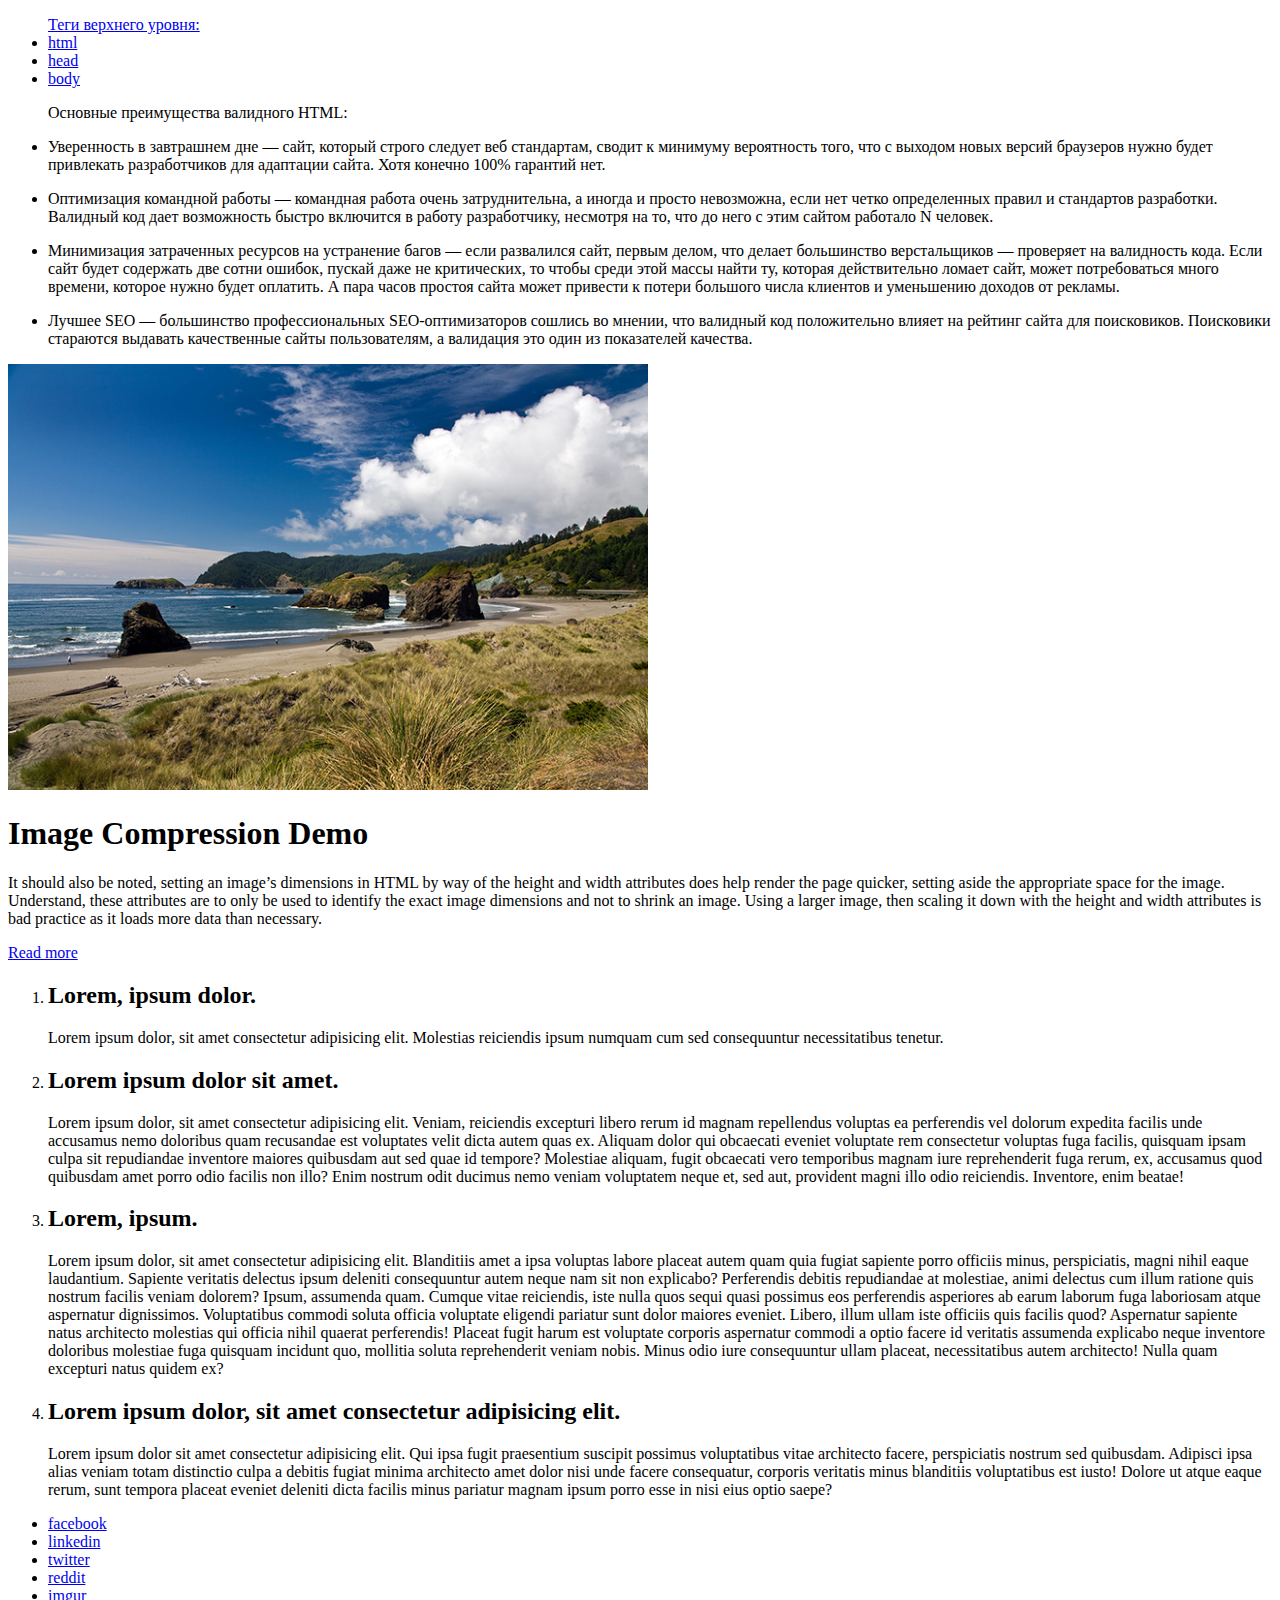
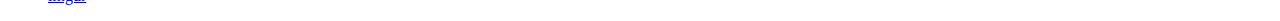
<file: 1.1_hw/index.html>
<!DOCTYPE html>
<html lang="en">
<head>
	<meta charset="UTF-8">
	<meta name="viewport" content="width=device-width, initial-scale=1.0">
	<title>1.1_hw</title>
</head>
<body>
	<!-- Задание 1: Создать 2 маркированных списка: -->
	<!-- li, внутри которых имена строчных тегов -->
	<ul>
		<a href="#">Теги верхнего уровня:</a>
		<li><a href="#">html</a></li>
		<li><a href="#">head</a></li>
		<li><a href="#">body</a></li>
	</ul>

	<!-- li, внутри которых имена блочных тегов -->
	<ul>
		<p>Основные преимущества валидного HTML:</p>
		<li>
			<p>Уверенность в завтрашнем дне — сайт, который строго следует веб стандартам, сводит к минимуму вероятность того, что с выходом новых версий браузеров нужно будет привлекать разработчиков для адаптации сайта. Хотя конечно 100% гарантий нет.</p>
		</li>
		<li>
			<p>Оптимизация командной работы — командная работа очень затруднительна, а иногда и просто невозможна, если нет четко определенных правил и стандартов разработки. Валидный код дает возможность быстро включится в работу разработчику, несмотря на то, что до него с этим сайтом работало N человек.</p>
		</li>
		<li>
			<p>Минимизация затраченных ресурсов на устранение багов — если развалился сайт, первым делом, что делает большинство верстальщиков — проверяет на валидность кода. Если сайт будет содержать две сотни ошибок, пускай даже не критических, то чтобы среди этой массы найти ту, которая действительно ломает сайт, может потребоваться много времени, которое нужно будет оплатить. А пара часов простоя сайта может привести к потери большого числа клиентов и уменьшению доходов от рекламы.</p>
		</li>
		<li>
			<p>Лучшее SEO — большинство профессиональных SEO-оптимизаторов сошлись во мнении, что валидный код положительно влияет на рейтинг сайта для поисковиков. Поисковики стараются выдавать качественные сайты пользователям, а валидация это один из показателей качества.</p>
		</li>
	</ul>

		<!-- Задание 2: Сверстайте блок статьи состоящей из изображения, заголовка, абзаца и ссылки. Текст и картинку возьмите любую. -->
		<article>
			<img src="img/ocean-uncompressed.jpg" alt="The view on the beach or the ocean" width="640" height="426">
			<h1>Image Compression Demo</h1>
			<p>It should also be noted, setting an image’s dimensions in HTML by way of the height and width attributes does help render the page quicker, setting aside the appropriate space for the image. Understand, these attributes are to only be used to identify the exact image dimensions and not to shrink an image. Using a larger image, then scaling it down with the height and width attributes is bad practice as it loads more data than necessary.</p>
			<a href="#">Read more</a>
		</article>

		<!-- Задание 3: Сверстать нумерованный список. В каждом элементе списка есть заголовок и абзац текста. Для заполнения используйте текс-рыбу.-->
		<ol>
			<li>
				<h2>Lorem, ipsum dolor.</h2>
				<p>Lorem ipsum dolor, sit amet consectetur adipisicing elit. Molestias reiciendis ipsum numquam cum sed consequuntur necessitatibus tenetur.</p>
			</li>
			<li>
				<h2>Lorem ipsum dolor sit amet.</h2>
				<p>Lorem ipsum dolor, sit amet consectetur adipisicing elit. Veniam, reiciendis excepturi libero rerum id magnam repellendus voluptas ea perferendis vel dolorum expedita facilis unde accusamus nemo doloribus quam recusandae est voluptates velit dicta autem quas ex. Aliquam dolor qui obcaecati eveniet voluptate rem consectetur voluptas fuga facilis, quisquam ipsam culpa sit repudiandae inventore maiores quibusdam aut sed quae id tempore? Molestiae aliquam, fugit obcaecati vero temporibus magnam iure reprehenderit fuga rerum, ex, accusamus quod quibusdam amet porro odio facilis non illo? Enim nostrum odit ducimus nemo veniam voluptatem neque et, sed aut, provident magni illo odio reiciendis. Inventore, enim beatae!</p>
			</li>
			<li>
				<h2>Lorem, ipsum.</h2>
				<p>Lorem ipsum dolor, sit amet consectetur adipisicing elit. Blanditiis amet a ipsa voluptas labore placeat autem quam quia fugiat sapiente porro officiis minus, perspiciatis, magni nihil eaque laudantium. Sapiente veritatis delectus ipsum deleniti consequuntur autem neque nam sit non explicabo? Perferendis debitis repudiandae at molestiae, animi delectus cum illum ratione quis nostrum facilis veniam dolorem? Ipsum, assumenda quam. Cumque vitae reiciendis, iste nulla quos sequi quasi possimus eos perferendis asperiores ab earum laborum fuga laboriosam atque aspernatur dignissimos. Voluptatibus commodi soluta officia voluptate eligendi pariatur sunt dolor maiores eveniet. Libero, illum ullam iste officiis quis facilis quod? Aspernatur sapiente natus architecto molestias qui officia nihil quaerat perferendis! Placeat fugit harum est voluptate corporis aspernatur commodi a optio facere id veritatis assumenda explicabo neque inventore doloribus molestiae fuga quisquam incidunt quo, mollitia soluta reprehenderit veniam nobis. Minus odio iure consequuntur ullam placeat, necessitatibus autem architecto! Nulla quam excepturi natus quidem ex?</p>
			</li>
			<li>
				<h2>Lorem ipsum dolor, sit amet consectetur adipisicing elit.</h2>
				<p>Lorem ipsum dolor sit amet consectetur adipisicing elit. Qui ipsa fugit praesentium suscipit possimus voluptatibus vitae architecto facere, perspiciatis nostrum sed quibusdam. Adipisci ipsa alias veniam totam distinctio culpa a debitis fugiat minima architecto amet dolor nisi unde facere consequatur, corporis veritatis minus blanditiis voluptatibus est iusto! Dolore ut atque eaque rerum, sunt tempora placeat eveniet deleniti dicta facilis minus pariatur magnam ipsum porro esse in nisi eius optio saepe?</p>
			</li>
		</ol>

		<!-- Задание 4: Сверстать маркированный список, чтобы каждый элемент был ссылкой на соцсеть. При клике на ссылку, она открывается в новой вкладке браузера. -->
		<ul>
			<li>
				<a href="https://www.facebook.com/" target="_blank">facebook</a>
			</li>
			<li>
				<a href="https://www.linkedin.com/" target="_blank">linkedin</a>
			</li>
			<li>
				<a href="https://twitter.com/" target="_blank">twitter</a>
			</li>
			<li>
				<a href="https://www.reddit.com/" target="_blank">reddit</a>
			</li>
			<li>
				<a href="https://imgur.com/" target="_blank">imgur</a>
			</li>
		</ul>

</body>
</html>
</file>
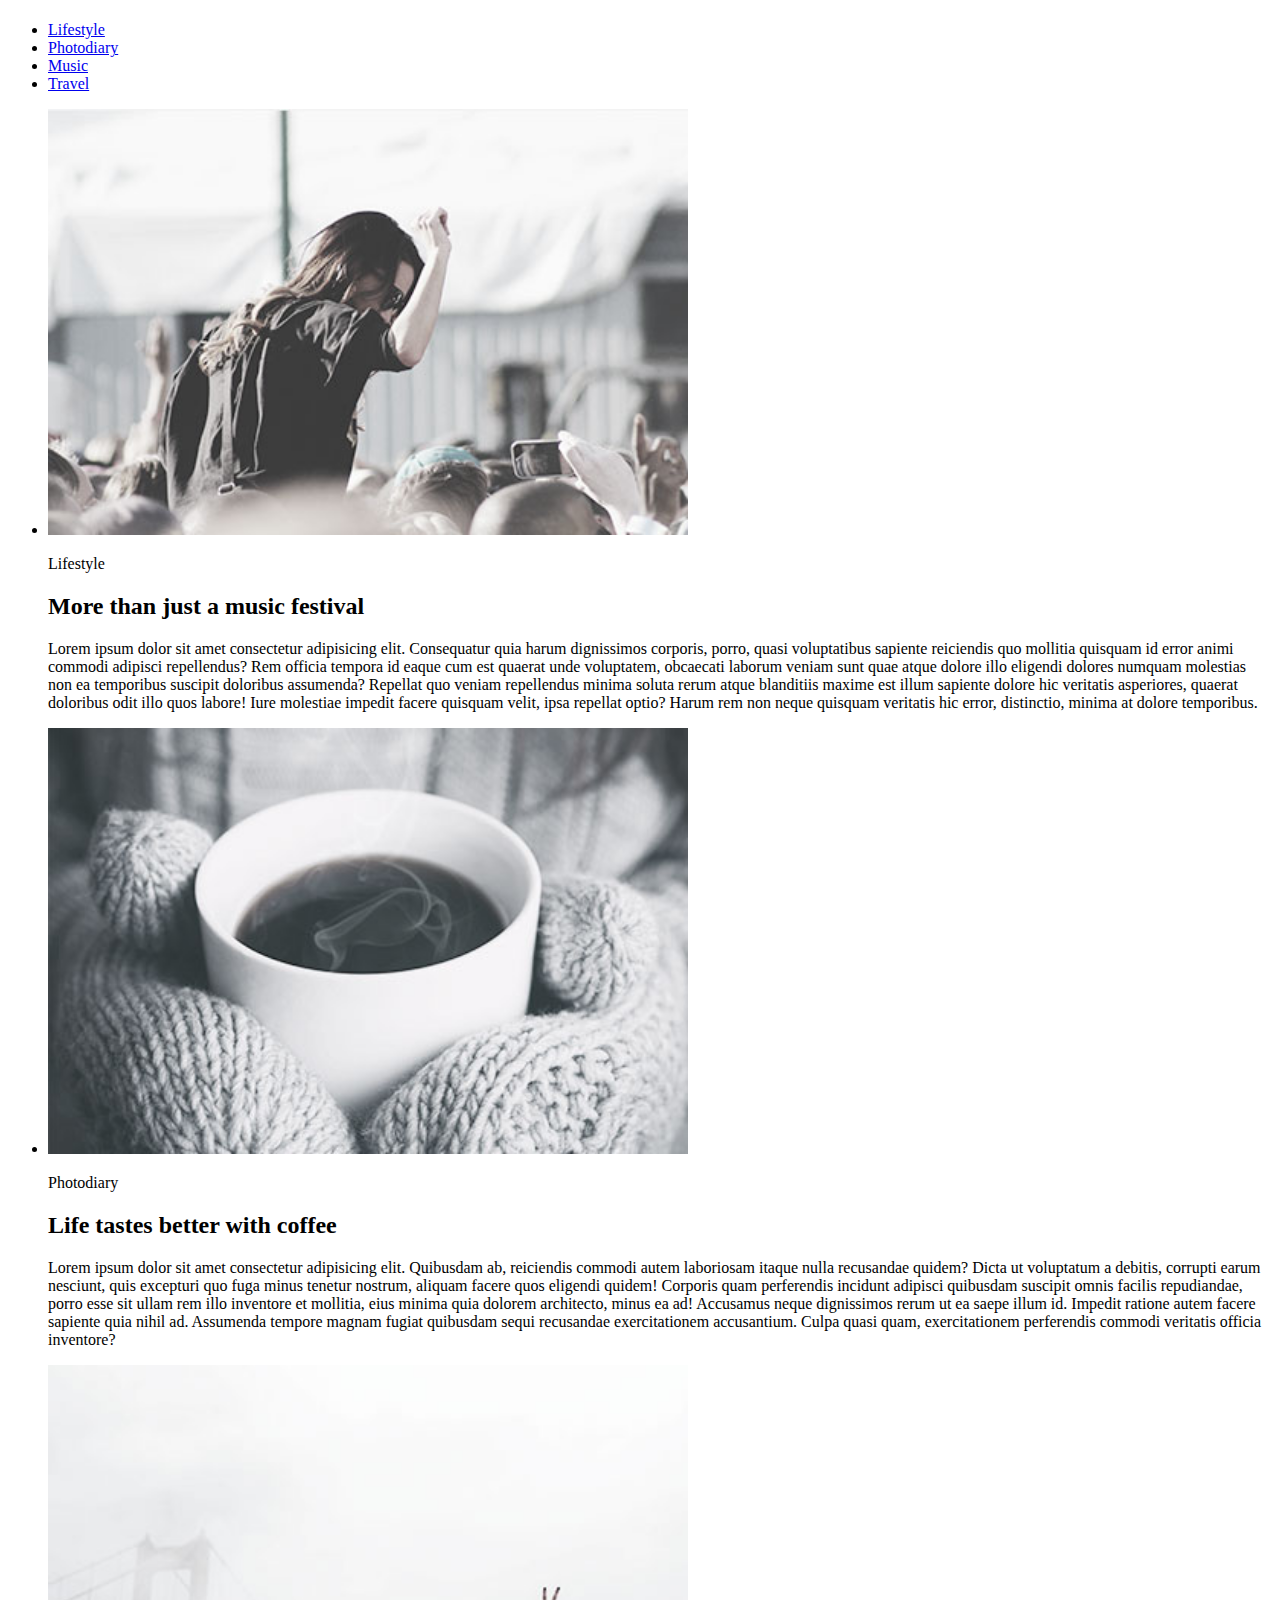
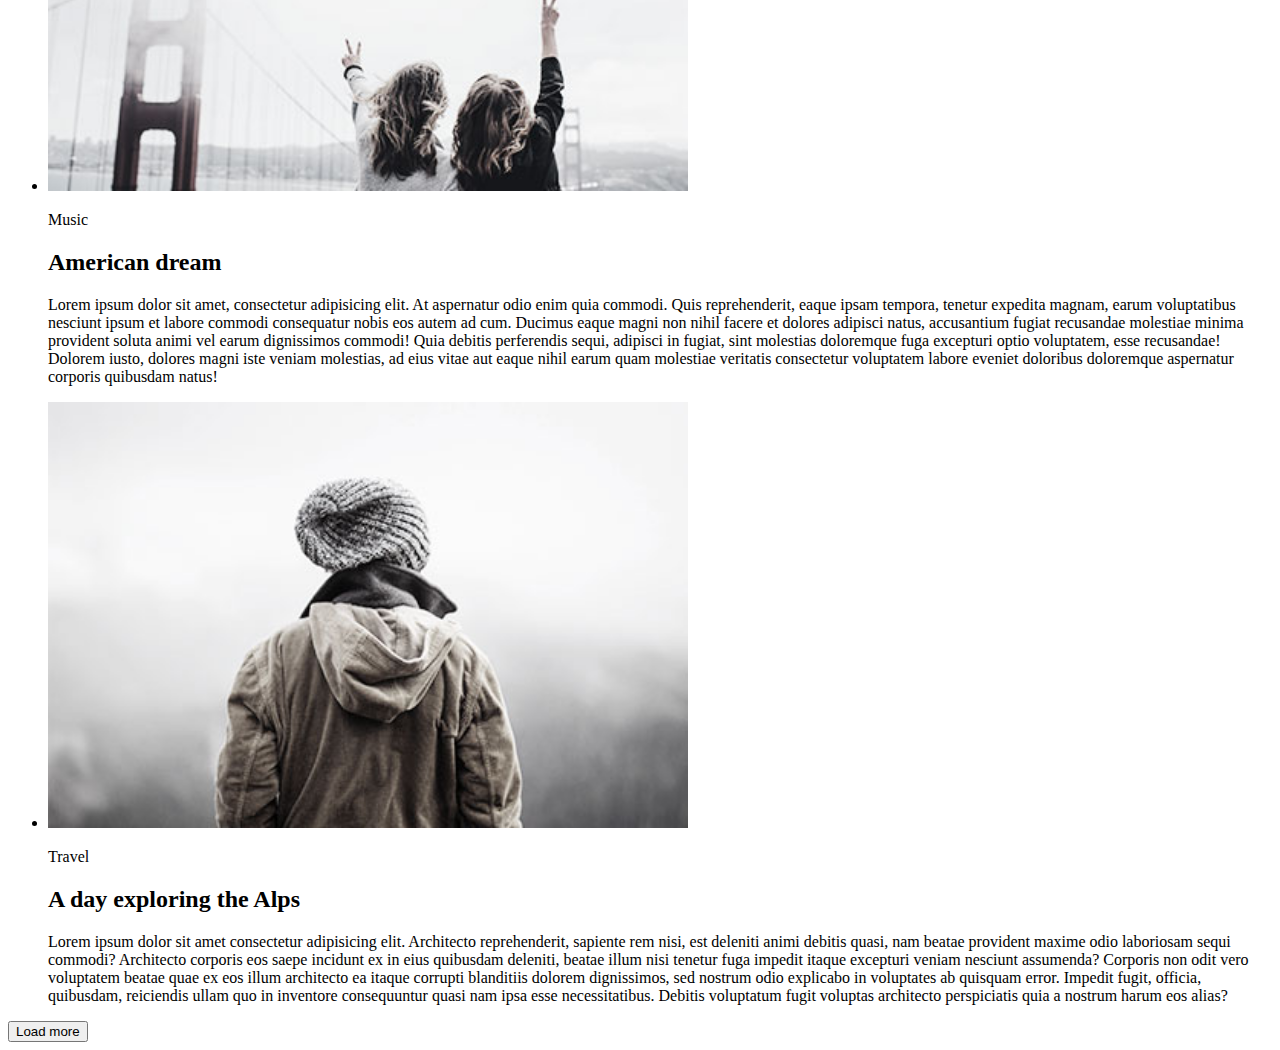
<file: 1_hw/index.html>
<!DOCTYPE html>
<html lang="en">
<head>
	<meta charset="UTF-8">
	<meta name="viewport" content="width=device-width, initial-scale=1.0">
	<title>1_hw</title>
</head>
<body>
	<header class="main-header">
		<nav class="main-nav">
			<h1 class="site-logo"></h1>
			<ul class="main-menu">
				<li><a href="#lifestyle">Lifestyle</a></li>
				<li><a href="#photodiary">Photodiary</a></li>
				<li><a href="#music">Music</a></li>
				<li><a href="#travel">Travel</a></li>
			</ul>
		</nav>
	</header>

	<main class="main-content">
		<section class="articles">
			<ul class="article_list">
				<li class="article-list-item">
					<img src="img/1.jpg" alt="People on the festival" width="640" height="426">
					<p id="lifestyle">Lifestyle</p>
					<h2>More than just a music festival</h2>
					<p>Lorem ipsum dolor sit amet consectetur adipisicing elit. Consequatur quia harum dignissimos corporis, porro, quasi voluptatibus sapiente reiciendis quo mollitia quisquam id error animi commodi adipisci repellendus? Rem officia tempora id eaque cum est quaerat unde voluptatem, obcaecati laborum veniam sunt quae atque dolore illo eligendi dolores numquam molestias non ea temporibus suscipit doloribus assumenda? Repellat quo veniam repellendus minima soluta rerum atque blanditiis maxime est illum sapiente dolore hic veritatis asperiores, quaerat doloribus odit illo quos labore! Iure molestiae impedit facere quisquam velit, ipsa repellat optio? Harum rem non neque quisquam veritatis hic error, distinctio, minima at dolore temporibus.</p>
				</li>
				<li class="article-list-item">
					<img src="img/2.jpg" alt="A cup of coffee" width="640" height="426">
					<p id="photodiary">Photodiary</p>
					<h2>Life tastes better with coffee</h2>
					<p>Lorem ipsum dolor sit amet consectetur adipisicing elit. Quibusdam ab, reiciendis commodi autem laboriosam itaque nulla recusandae quidem? Dicta ut voluptatum a debitis, corrupti earum nesciunt, quis excepturi quo fuga minus tenetur nostrum, aliquam facere quos eligendi quidem! Corporis quam perferendis incidunt adipisci quibusdam suscipit omnis facilis repudiandae, porro esse sit ullam rem illo inventore et mollitia, eius minima quia dolorem architecto, minus ea ad! Accusamus neque dignissimos rerum ut ea saepe illum id. Impedit ratione autem facere sapiente quia nihil ad. Assumenda tempore magnam fugiat quibusdam sequi recusandae exercitationem accusantium. Culpa quasi quam, exercitationem perferendis commodi veritatis officia inventore?</p>
				</li>
				<li class="article-list-item">
					<img src="img/3.jpg" alt="The SF bridge" width="640" height="426">
					<p id="music">Music</p>
					<h2>American dream</h2>
					<p>Lorem ipsum dolor sit amet, consectetur adipisicing elit. At aspernatur odio enim quia commodi. Quis reprehenderit, eaque ipsam tempora, tenetur expedita magnam, earum voluptatibus nesciunt ipsum et labore commodi consequatur nobis eos autem ad cum. Ducimus eaque magni non nihil facere et dolores adipisci natus, accusantium fugiat recusandae molestiae minima provident soluta animi vel earum dignissimos commodi! Quia debitis perferendis sequi, adipisci in fugiat, sint molestias doloremque fuga excepturi optio voluptatem, esse recusandae! Dolorem iusto, dolores magni iste veniam molestias, ad eius vitae aut eaque nihil earum quam molestiae veritatis consectetur voluptatem labore eveniet doloribus doloremque aspernatur corporis quibusdam natus!</p>
				</li>
				<li class="article-list-item">
					<img src="img/4.jpg" alt="Some person in Alps" width="640" height="426">
					<p id="travel">Travel</p>
					<h2>A day exploring the Alps</h2>
					<p>Lorem ipsum dolor sit amet consectetur adipisicing elit. Architecto reprehenderit, sapiente rem nisi, est deleniti animi debitis quasi, nam beatae provident maxime odio laboriosam sequi commodi? Architecto corporis eos saepe incidunt ex in eius quibusdam deleniti, beatae illum nisi tenetur fuga impedit itaque excepturi veniam nesciunt assumenda? Corporis non odit vero voluptatem beatae quae ex eos illum architecto ea itaque corrupti blanditiis dolorem dignissimos, sed nostrum odio explicabo in voluptates ab quisquam error. Impedit fugit, officia, quibusdam, reiciendis ullam quo in inventore consequuntur quasi nam ipsa esse necessitatibus. Debitis voluptatum fugit voluptas architecto perspiciatis quia a nostrum harum eos alias?</p>
				</li>
			</ul>
		</section>
	</main>

	<footer>
		<button>Load more</button>
	</footer>
</body>
</html>
</file>
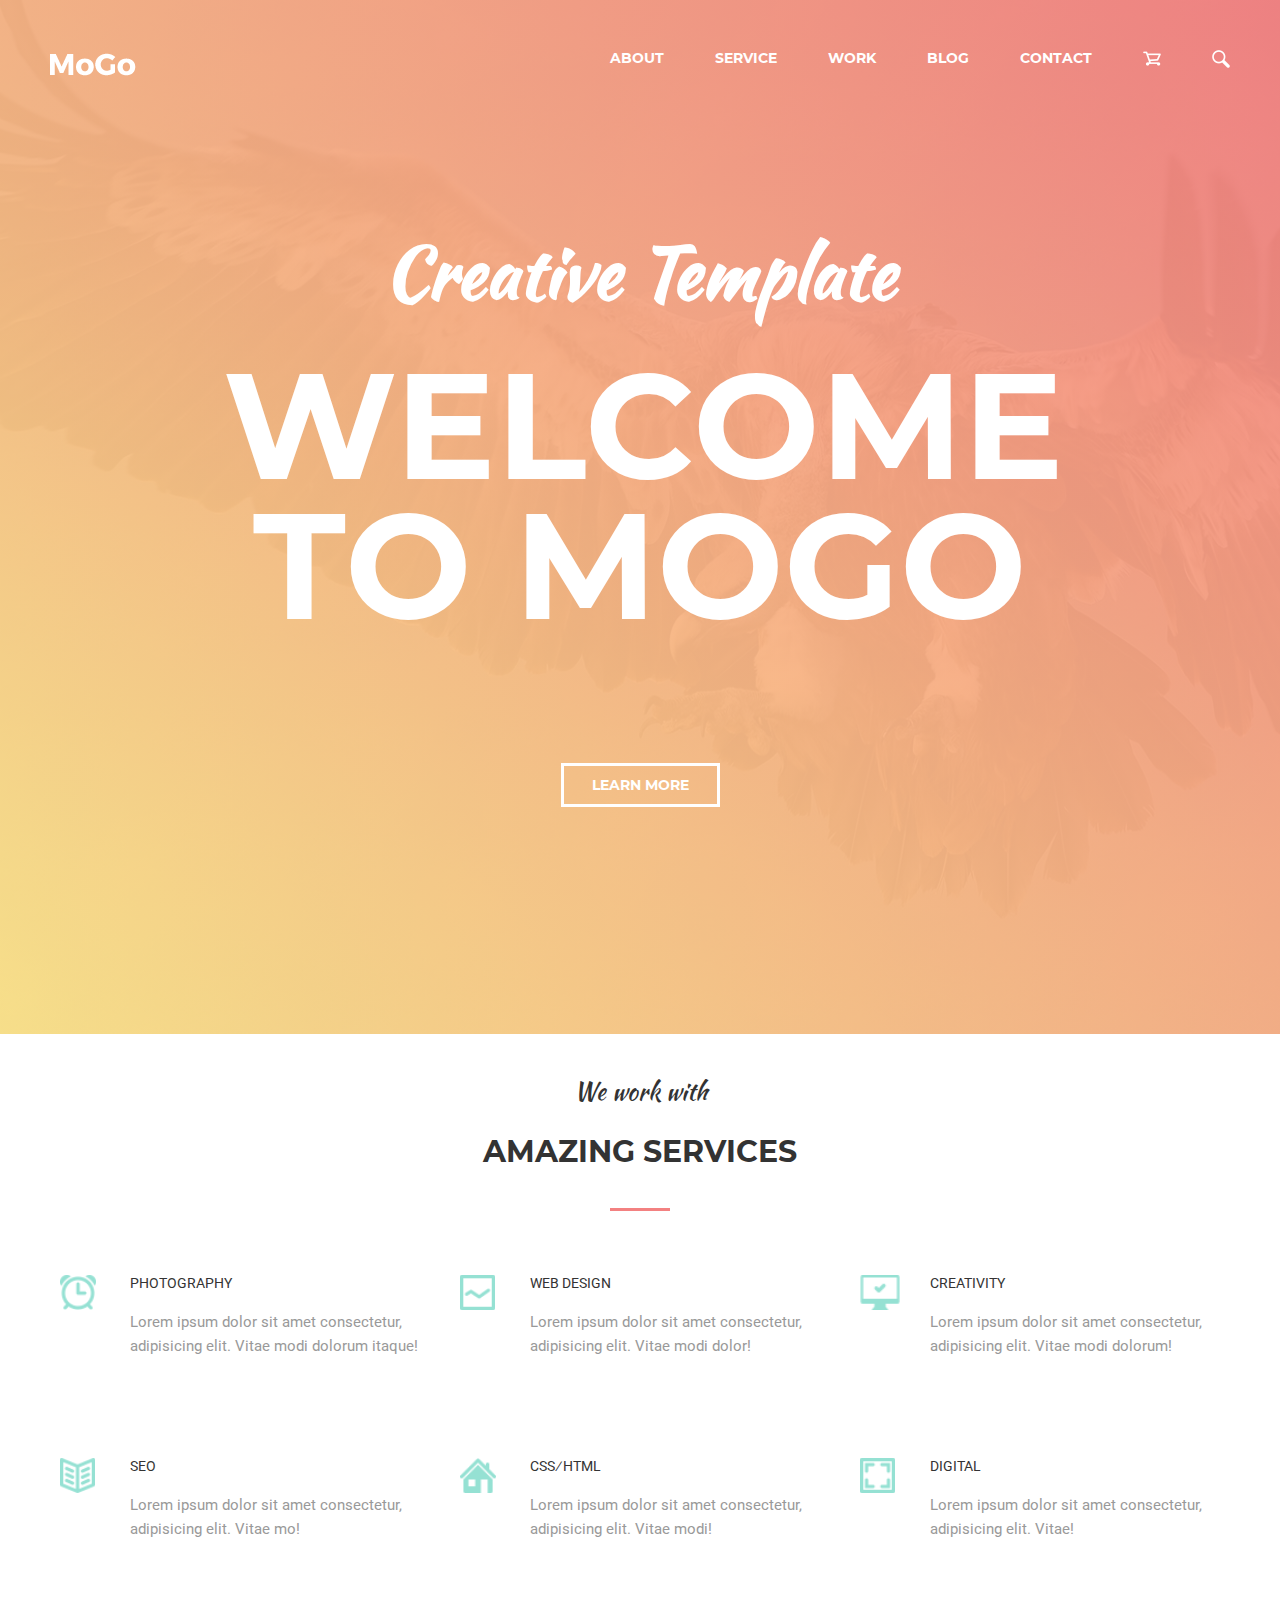
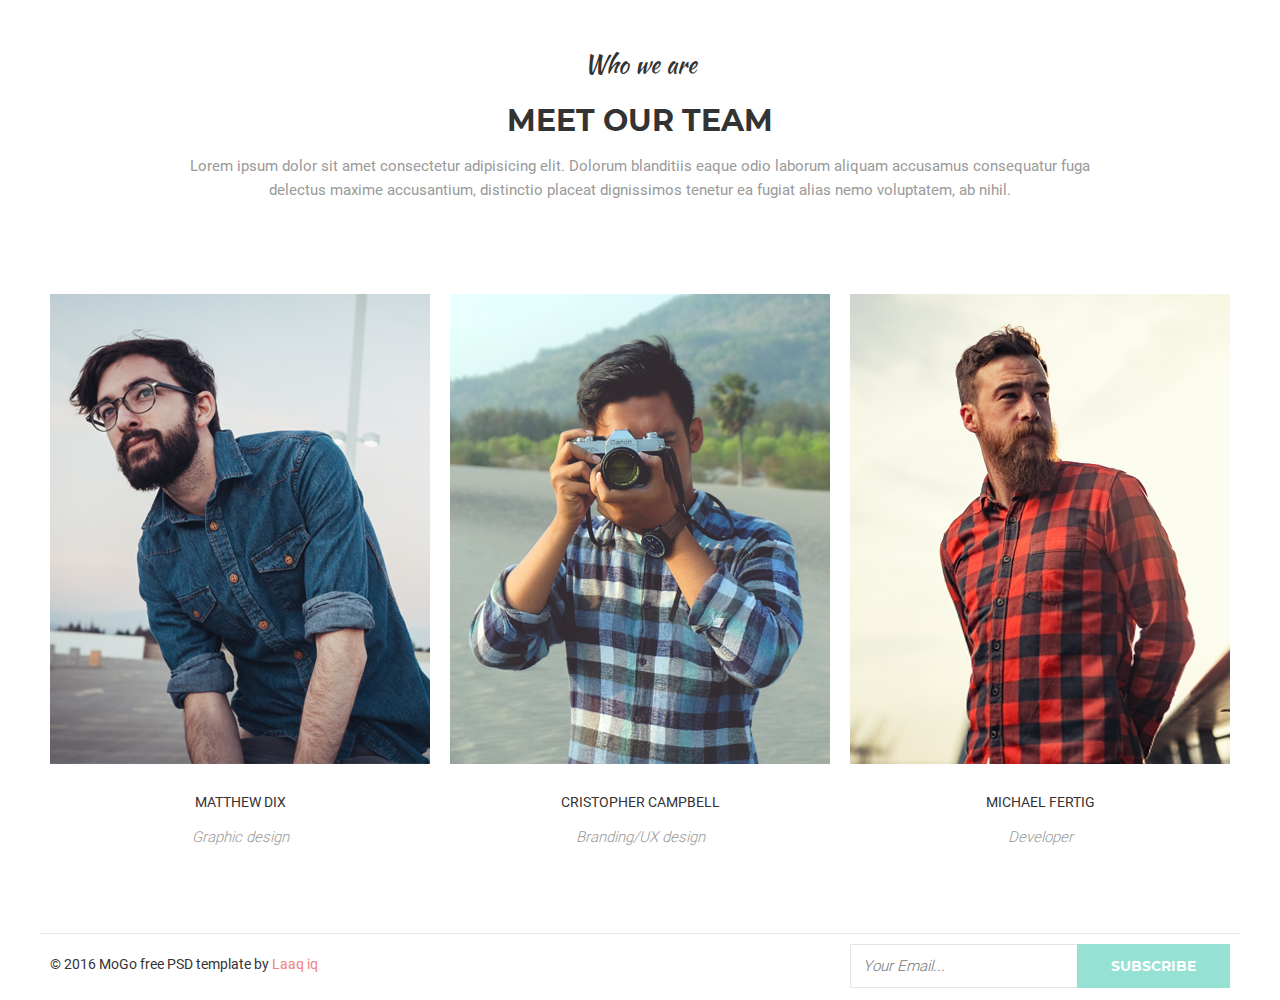
<file: html-css/module-10/index.html>
<!DOCTYPE html>
<html lang="en">
<head>
	<meta charset="UTF-8">
	<meta http-equiv="X-UA-Compatible" content="IE=edge">
	<meta name="viewport" content="width=device-width, initial-scale=1.0">
	<title>Module-10</title>
	<link rel="stylesheet" href="css/fonts.css">
	<link rel="stylesheet" href="css/normalize.css">
	<link rel="stylesheet" href="css/style.css">
</head>

<body>
	<header class="page-header">
		<nav class="page-nav container">
			<a href="#" class="site-logo">
				<img 
				class="site-logo--img"
				srcset="img/Logo.png 86w, img/Logo@2x.png 172w"
				sizes="86px"
				src="img/Logo.png" 
				alt="site logo" 
				height="23">
			</a>

			<ul class="site-navigation">
				<li class="site-navigation__item">
					<a class="site-navigation__link" href="#">about</a>
				</li>
				<li class="site-navigation__item">
					<a class="site-navigation__link" href="#">service</a>
				</li>
				<li class="site-navigation__item">
					<a class="site-navigation__link" href="#">work</a>
				</li>
				<li class="site-navigation__item">
					<a class="site-navigation__link" href="#">blog</a>
				</li>
				<li class="site-navigation__item">
					<a class="site-navigation__link" href="#">contact</a>
				</li>
				<li class="overlay-icon__item">
					<a class="overlay-icon__link icon__shopping-cart" href="#">
						<span class="visually-hidden">shopping cart</span>
					</a>
				</li>
				<li class="overlay-icon__item">
					<a class="overlay-icon__link icon__magnifying" href="#">
						<span class="visually-hidden">magnifying</span>
					</a>
				</li>
			</ul>
			<!-- <ul class="overlay-icon">
				
			</ul> -->
		</nav>
	</header>

	<main class="wrapper">

		<!-- H1 - visually hidden -->
		<!-- <h1 class="visually-hidden">Active box main page</h1> -->

		<section class="after-head">
			<div class="container">
				<div class="after-head__wrap">
					<p class="after-head__desk">Creative Template</p>
					<h1 class="after-head__title">Welcome to MoGo</h1>
				</div>
			</div>
			<div class="after-head__btn-wrap">
						<button class="button after-head__btn--white">
							Learn more
						</button>
			</div>
		</section>

		<section class="features container">
			<p class="features__title title-kaushan">We work with</p>
			<h2 class="features__headline headline-montserrat">amazing services</h2>
			<ul class="features-list">
				<li class="features-list__item icon-alarm">
					<h3 class="features-list__item--title title-montserrat">photography</h3>
					<p class="features-list__item--desk">Lorem ipsum dolor sit amet consectetur, adipisicing elit. Vitae modi dolorum itaque!</p>
				</li>
				<li class="features-list__item icon-line-graph">
					<h3 class="features-list__item--title title-montserrat">web design</h3>
					<p class="features-list__item--desk">Lorem ipsum dolor sit amet consectetur, adipisicing elit. Vitae modi dolor!</p>
				</li>
				<li class="features-list__item icon-computer">
					<h3 class="features-list__item--title title-montserrat">creativity</h3>
					<p class="features-list__item--desk">Lorem ipsum dolor sit amet consectetur, adipisicing elit. Vitae modi dolorum!</p>
				</li>
				<li class="features-list__item icon-book">
					<h3 class="features-list__item--title title-montserrat">seo</h3>
					<p class="features-list__item--desk">Lorem ipsum dolor sit amet consectetur, adipisicing elit. Vitae mo!</p>
				</li>
				<li class="features-list__item icon-home">
					<h3 class="features-list__item--title title-montserrat">css &#8725; html</h3>
					<p class="features-list__item--desk">Lorem ipsum dolor sit amet consectetur, adipisicing elit. Vitae modi!</p>
				</li>
				<li class="features-list__item icon-image">
					<h3 class="features-list__item--title title-montserrat">digital</h3>
					<p class="features-list__item--desk">Lorem ipsum dolor sit amet consectetur, adipisicing elit. Vitae!</p>
				</li>
			</ul>
		</section>
		
		<section class="team container">
			<p class="team__title title-kaushan">Who we are</p>
			<h2 class="team__headline headline-montserrat">meet our team</h2>
			<p class="team__text">Lorem ipsum dolor sit amet consectetur adipisicing elit. Dolorum blanditiis eaque odio laborum aliquam accusamus consequatur fuga delectus maxime accusantium, distinctio placeat dignissimos tenetur ea fugiat alias nemo voluptatem, ab nihil.</p>
			<ul class="team-list">
				<li class="team-list__item">
					<div class="team-list__wrap">
						<img 
						class="team-list__wrap--img" 
						srcset="img/team-member_1.png 380w, img/team-member_1@2x.png 760w" 
						sizes="380px"
						src="img/team-member_1.png" 
						alt="Some of graphic designer's portrait"
						height="470">
						<div class="team-list__wrapper">
							<ul class="list-icon">
								<li class="list-icon__item">
									<a class="icon-social" href="#">
										<svg>
											<use href="img/icons/social/sprite.svg#facebook"></use>
										</svg>
									</a>
								</li>
								<li class="list-icon__item">
									<a class="icon-social" href="#">
										<svg>
											<use href="img/icons/social/sprite.svg#twitter"></use>
										</svg>
									</a>
								</li>
								<li class="list-icon__item">
									<a class="icon-social" href="#">
										<svg>
											<use href="img/icons/social/sprite.svg#pinterest"></use>
										</svg>
									</a>
								</li>
								<li class="list-icon__item">
									<a class="icon-social" href="#">
										<svg>
											<use href="img/icons/social/sprite.svg#instagram"></use>
										</svg>
									</a>
								</li>
							</ul>
						</div>
					</div>
					<h3 class="team-list__item--name title-montserrat">matthew dix</h3>
					<p class="team-list__item--pos">Graphic design</p>
				</li>
				<li class="team-list__item">
					<div class="team-list__wrap">
						<img
						class="team-list__wrap--img" 
						srcset="img/team-member_2.png 380w, img/team-member_2@2x.png 760w" 
						sizes="380px"
						src="img/team-member_2.png" 
						alt="Some of graphic designer's portrait"
						height="470">
						<div class="team-list__wrapper">
							<ul class="list-icon">
								<li class="list-icon__item">
									<a class="icon-social" href="#">
										<svg>
											<use href="img/icons/social/sprite.svg#facebook"></use>
										</svg>
									</a>
								</li>
								<li class="list-icon__item">
									<a class="icon-social" href="#">
										<svg>
											<use href="img/icons/social/sprite.svg#twitter"></use>
										</svg>
									</a>
								</li>
								<li class="list-icon__item">
									<a class="icon-social" href="#">
										<svg>
											<use href="img/icons/social/sprite.svg#pinterest"></use>
										</svg>
									</a>
								</li>
								<li class="list-icon__item">
									<a class="icon-social" href="#">
										<svg>
											<use href="img/icons/social/sprite.svg#instagram"></use>
										</svg>
									</a>
								</li>
							</ul>
						</div>
					</div>
					<h3 class="team-list__item--name title-montserrat">cristopher campbell</h3>
					<p class="team-list__item--pos">Branding/UX design</p>
				</li>
				<li class="team-list__item">
					<div class="team-list__wrap">
						<img
						class="team-list__wrap--img" 
						srcset="img/team-member_3.png 380w, img/team-member_3@2x.png 760w" 
						sizes="380px"
						src="img/team-member_3.png" 
						alt="Some of web developer's portrait"
						height="470">
						<div class="team-list__wrapper">
							<ul class="list-icon">
								<li class="list-icon__item">
									<a class="icon-social" href="#">
										<svg>
											<use href="img/icons/social/sprite.svg#facebook"></use>
										</svg>
									</a>
								</li>
								<li class="list-icon__item">
									<a class="icon-social" href="#">
										<svg>
											<use href="img/icons/social/sprite.svg#twitter"></use>
										</svg>
									</a>
								</li>
								<li class="list-icon__item">
									<a class="icon-social" href="#">
										<svg>
											<use href="img/icons/social/sprite.svg#pinterest"></use>
										</svg>
									</a>
								</li>
								<li class="list-icon__item">
									<a class="icon-social" href="#">
										<svg>
											<use href="img/icons/social/sprite.svg#instagram"></use>
										</svg>
									</a>
								</li>
							</ul>
						</div>
					</div>
					<h3 class="team-list__item--name title-montserrat">michael fertig</h3>
					<p class="team-list__item--pos">Developer</p>
				</li>
			</ul>
		</section>
	</main>

	<footer class="about container">
		<p class="about__text">&#169; 2016 MoGo free PSD template by
			<a href="#">Laaq iq</a>
		</p>
		<form class="form__subscribe" action="#" method="POST">
			<input type="email" placeholder="Your Email..." name="Email-adress">
			<input type="submit" name="Send-email" value="Subscribe">
		</form>
	</footer>

</body>
</html>
</file>
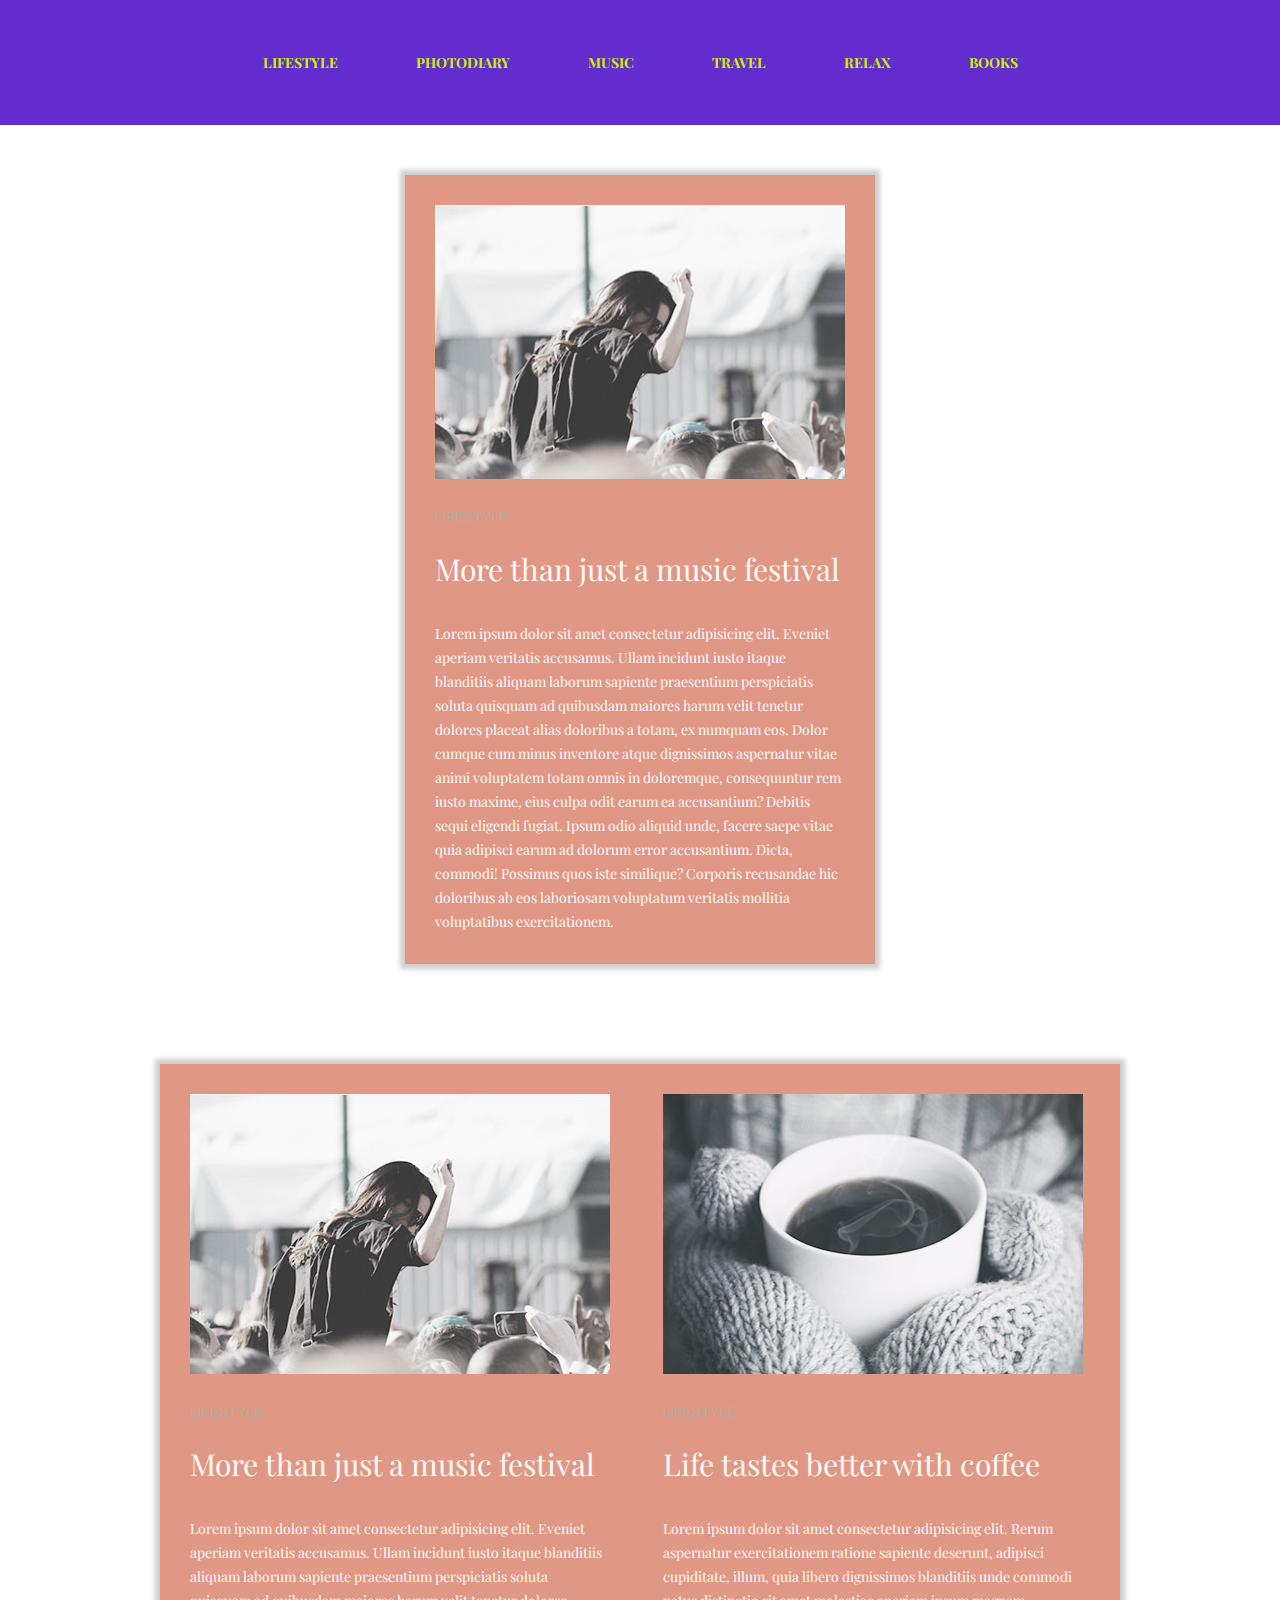
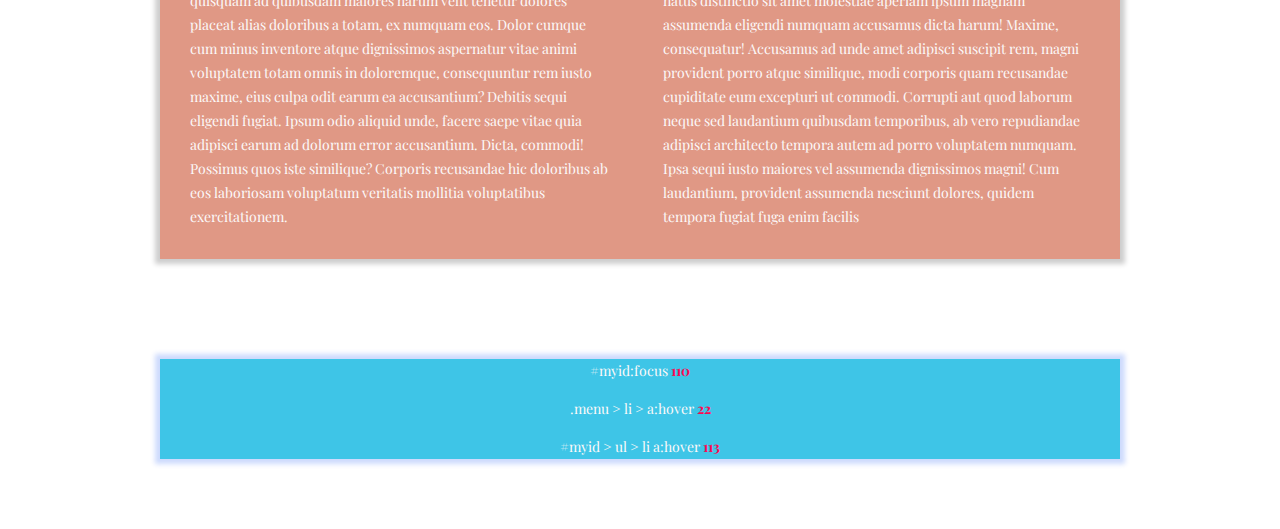
<file: html-css/module-3.1/index.html>
<!DOCTYPE html>
<html lang="en">
<head>
	<meta charset="UTF-8">
	<meta name="viewport" content="width=device-width, initial-scale=1.0">
	<title>Module-3</title>
	<link rel="stylesheet" href="css/normalize.css">
	<link href="https://fonts.googleapis.com/css2?family=Playfair+Display:wght@400;700&display=swap" rel="stylesheet">
	<link rel="stylesheet" href="css/style.css">
</head>
<body>
	<!-- Доп задание 1: Сверстать горизонтальное меню из 6-ти пукнтов. Оформить используя CSS. Меню должно быть центрировано на странице. Добавить пунктам меню любой еффект в состоянии hover, к примеру изменения цвета текста пункта меню. -->
	<header class="page-header">
		<!-- H1 - visually hidden -->
		<h1 class="visually-hidden">LOGO</h1>
		<nav class="main-menu container">
			<ul class="site-navigation">
				<li><a href="#">lifestyle</a></li>
				<li><a href="#">photodiary</a></li>
				<li><a href="#">music</a></li>
				<li><a href="#">travel</a></li>
				<li><a href="#">relax</a></li>
				<li><a href="#">books</a></li>
			</ul>
		</nav>
	</header>

	<!-- Доп задание 2: Сверстать статью с изображения. Ширина обертки для статьи 470px. Отступы и поля для контента сделать приближенными к изображению. -->
	<main class="main-content">
		<section class="wrapper-1">
			<article class="features">
					<img class="image" src="img/1.jpg" alt="Music festival" height="260" width="400">
					<p class="theme">lifestyle</p>
					<h2>More than just a music festival </h2>
					<p>Lorem ipsum dolor sit amet consectetur adipisicing elit. Eveniet aperiam veritatis accusamus. Ullam incidunt iusto itaque blanditiis aliquam laborum sapiente praesentium perspiciatis soluta quisquam ad quibusdam maiores harum velit tenetur dolores placeat alias doloribus a totam, ex numquam eos. Dolor cumque cum minus inventore atque dignissimos aspernatur vitae animi voluptatem totam omnis in doloremque, consequuntur rem iusto maxime, eius culpa odit earum ea accusantium? Debitis sequi eligendi fugiat. Ipsum odio aliquid unde, facere saepe vitae quia adipisci earum ad dolorum error accusantium. Dicta, commodi! Possimus quos iste similique? Corporis recusandae hic doloribus ab eos laboriosam voluptatum veritatis mollitia voluptatibus exercitationem.</p>
			</article>
		</section> 	

		<!-- Доп задание 3: Сверстать статью с изображения. Ширина обертки для статьи 470px. Отступы и поля для контента сделать приближенными к изображению. -->
		<section class="wrapper-2">
			<ul class="features">
				<li class="features-list-item">
					<img class="image" src="img/1.jpg" alt="Music festival" height="260" width="400">
					<p class="theme">lifestyle</p>
					<h2>More than just a music festival </h2>
					<p>Lorem ipsum dolor sit amet consectetur adipisicing elit. Eveniet aperiam veritatis accusamus. Ullam incidunt iusto itaque blanditiis aliquam laborum sapiente praesentium perspiciatis soluta quisquam ad quibusdam maiores harum velit tenetur dolores placeat alias doloribus a totam, ex numquam eos. Dolor cumque cum minus inventore atque dignissimos aspernatur vitae animi voluptatem totam omnis in doloremque, consequuntur rem iusto maxime, eius culpa odit earum ea accusantium? Debitis sequi eligendi fugiat. Ipsum odio aliquid unde, facere saepe vitae quia adipisci earum ad dolorum error accusantium. Dicta, commodi! Possimus quos iste similique? Corporis recusandae hic doloribus ab eos laboriosam voluptatum veritatis mollitia voluptatibus exercitationem.</p>
				</li>
				<li class="features-list-item">
					<img class="image" src="img/2.jpg" alt="A cup of coffee" height="280" width="420">
					<p class="theme">lifestyle</p>
					<h2>Life tastes better with coffee</h2>
					<p>Lorem ipsum dolor sit amet consectetur adipisicing elit. Rerum aspernatur exercitationem ratione sapiente deserunt, adipisci cupiditate, illum, quia libero dignissimos blanditiis unde commodi natus distinctio sit amet molestiae aperiam ipsum magnam assumenda eligendi numquam accusamus dicta harum! Maxime, consequatur! Accusamus ad unde amet adipisci suscipit rem, magni provident porro atque similique, modi corporis quam recusandae cupiditate eum excepturi ut commodi. Corrupti aut quod laborum neque sed laudantium quibusdam temporibus, ab vero repudiandae adipisci architecto tempora autem ad porro voluptatem numquam. Ipsa sequi iusto maiores vel assumenda dignissimos magni! Cum laudantium, provident assumenda nesciunt dolores, quidem tempora fugiat fuga enim facilis</p>
				</li>
			</ul>
		</section> 	
	</main>
</body>
<!-- Доп задание 3: Вычислить и записать приоритет селекторов: -->
<footer class="page-footer">
	<div class="page-footer-position">
		<p>#myid:focus <strong class="color">110</strong></p>
		<p>.menu > li > a:hover <strong class="color">22</strong></p>
		<p>#myid > ul > li a:hover <strong class="color">113</strong></p>
	</div>
</footer>
</html>
</file>
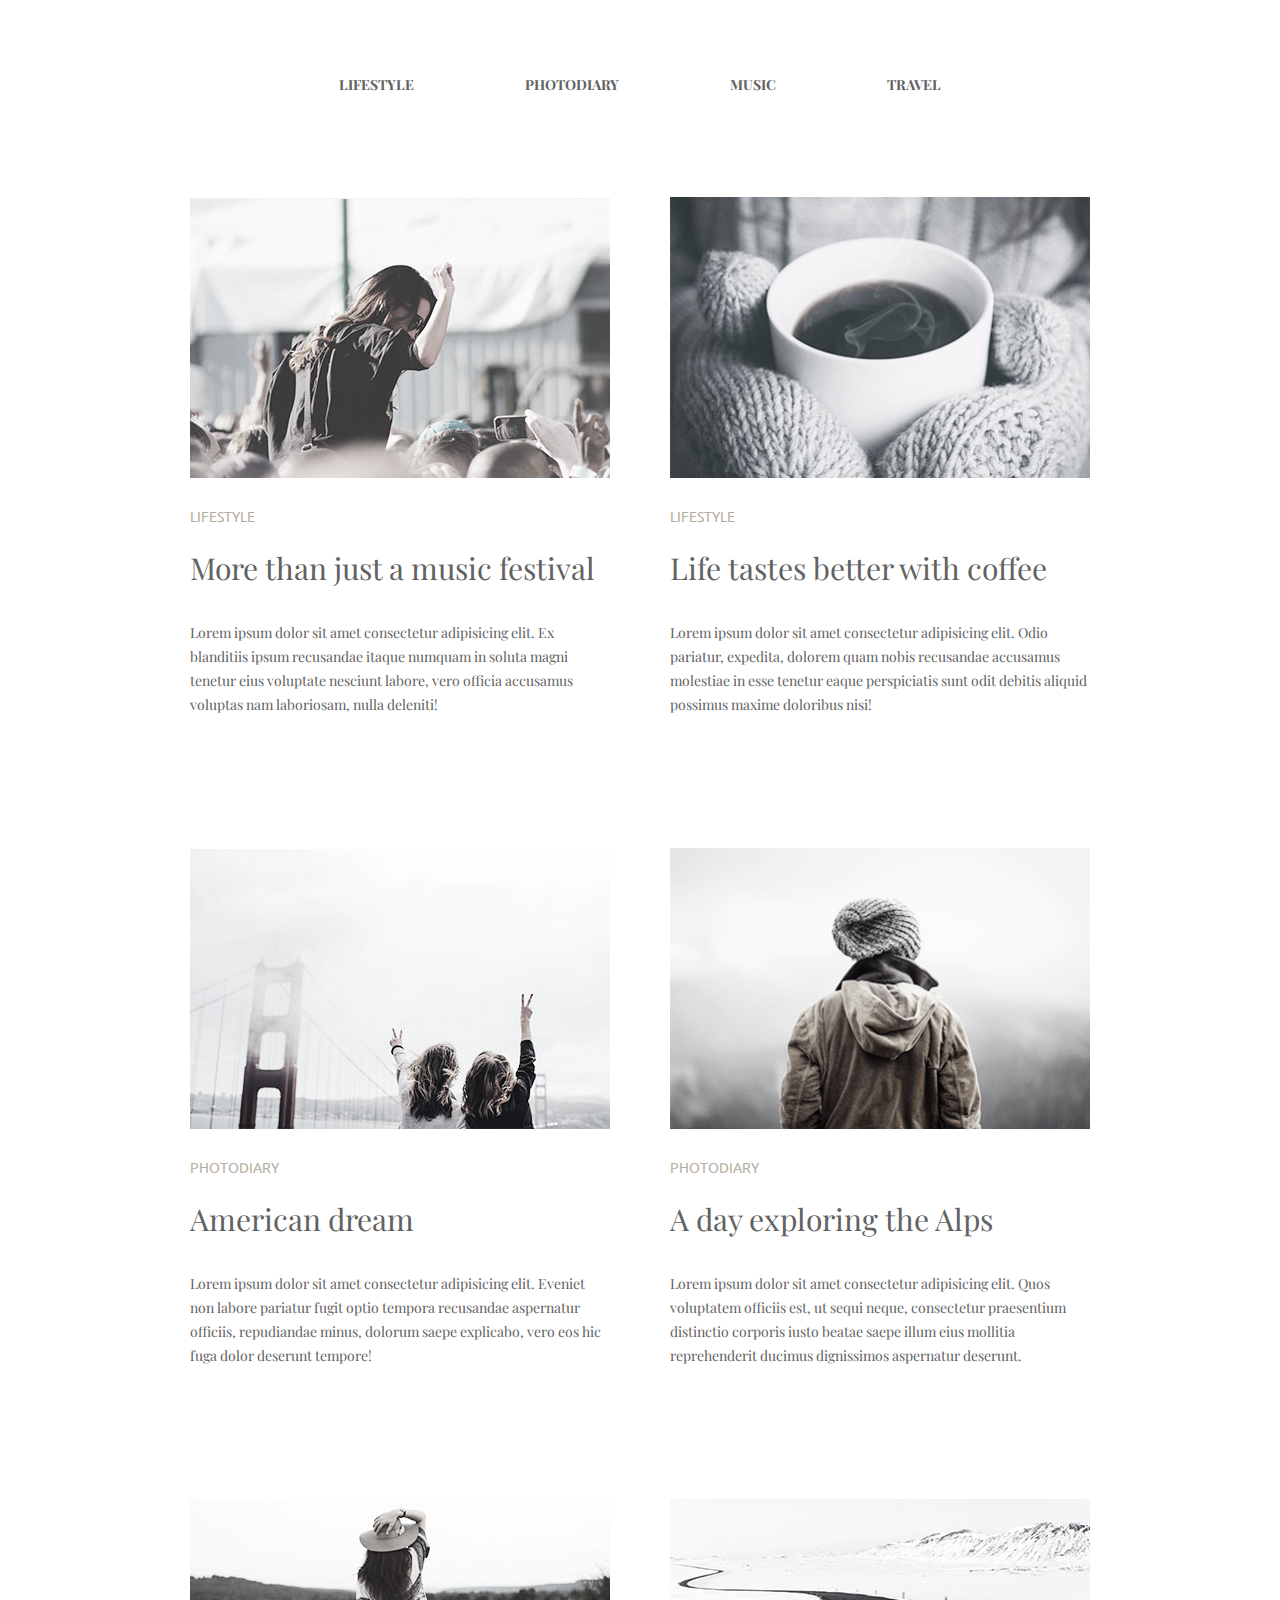
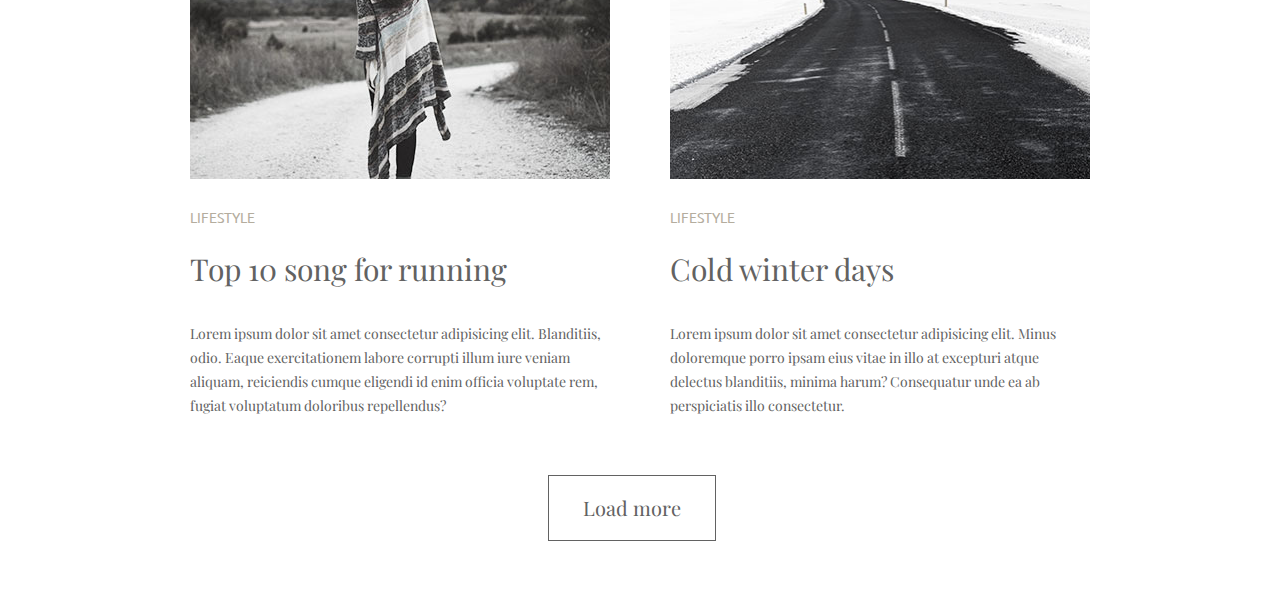
<file: html-css/module-3/index.html>
<!DOCTYPE html>
<html lang="en">
<head>
	<meta charset="UTF-8">
	<meta name="viewport" content="width=device-width, initial-scale=1.0">
	<title>Module-3</title>
	<link rel="stylesheet" href="css/normalize.css">
	<link href="https://fonts.googleapis.com/css2?family=Playfair+Display:wght@400;700&display=swap" rel="stylesheet">
	<link href="https://fonts.googleapis.com/css2?family=Ubuntu:wght@300;400;700&display=swap" rel="stylesheet">
	<link rel="stylesheet" href="css/style.css">
</head>
<body>
	<header class="page-header container">
		<nav class="main-menu">
			<ul class="site-navigation">
				<li><a href="#">lifestyle</a></li>
				<li><a href="#">photodiary</a></li>
				<li><a href="#">music</a></li>
				<li><a href="#">travel</a></li>
			</ul>
		</nav>
	</header>

	<main class="container">
		<!-- H1 - visually hidden -->
		<h1 class="visually-hidden">Active box main page</h1>
		<section class="features">
			<ul class="features-list">
				<li class="features-list-item">
					<img class="image" src="img/1.jpg" alt="Music festival" height="280" width="420">
					<p class="theme">lifestyle</p>
					<h2>More than just a music festival </h2>
					<p>Lorem ipsum dolor sit amet consectetur adipisicing elit. Ex blanditiis ipsum recusandae itaque numquam in soluta magni tenetur eius voluptate nesciunt labore, vero officia accusamus voluptas nam laboriosam, nulla deleniti!</p>
				</li>
				<li class="features-list-item">
					<img class="image" src="img/2.jpg" alt="A cup of coffee" height="280" width="420">
					<p class="theme">lifestyle</p>
					<h2>Life tastes better with coffee</h2>
					<p>Lorem ipsum dolor sit amet consectetur adipisicing elit. Odio pariatur, expedita, dolorem quam nobis recusandae accusamus molestiae in esse tenetur eaque perspiciatis sunt odit debitis aliquid possimus maxime doloribus nisi!</p>
				</li>
				<li class="features-list-item">
					<img class="image" src="img/3.jpg" alt="The SF bridge" height="280" width="420">
					<p class="theme">photodiary</p>
					<h2>American dream</h2>
					<p>Lorem ipsum dolor sit amet consectetur adipisicing elit. Eveniet non labore pariatur fugit optio tempora recusandae aspernatur officiis, repudiandae minus, dolorum saepe explicabo, vero eos hic fuga dolor deserunt tempore!</p>
				</li>
				<li class="features-list-item">
					<img class="image" src="img/4.jpg" alt="Some person in Alps" height="280" width="420">
					<p class="theme">photodiary</p>
					<h2>A day exploring the Alps</h2>
					<p>Lorem ipsum dolor sit amet consectetur adipisicing elit. Quos voluptatem officiis est, ut sequi neque, consectetur praesentium distinctio corporis iusto beatae saepe illum eius mollitia reprehenderit ducimus dignissimos aspernatur deserunt.</p>
				</li>
				<li class="features-list-item">
					<img class="image" src="img/5.jpg" alt="Woman with the hat" height="280" width="420">
					<p class="theme">lifestyle</p>
					<h2>Top 10 song for running</h2>
					<p>Lorem ipsum dolor sit amet consectetur adipisicing elit. Blanditiis, odio. Eaque exercitationem labore corrupti illum iure veniam aliquam, reiciendis cumque eligendi id enim officia voluptate rem, fugiat voluptatum doloribus repellendus?</p>
				</li>
				<li class="features-list-item">
					<img class="image" src="img/6.jpg" alt="A road" height="280" width="420">
					<p class="theme">lifestyle</p>
					<h2>Cold winter days</h2>
					<p>Lorem ipsum dolor sit amet consectetur adipisicing elit. Minus doloremque porro ipsam eius vitae in illo at excepturi atque delectus blanditiis, minima harum? Consequatur unde ea ab perspiciatis illo consectetur.</p>
				</li>
			</ul>
		</section> 
	</main>
</body>
<footer class="page-footer container">
	<div class="page-footer-position">
		<button class="load-button">Load more</button>
	</div>
</footer>
</html>
</file>
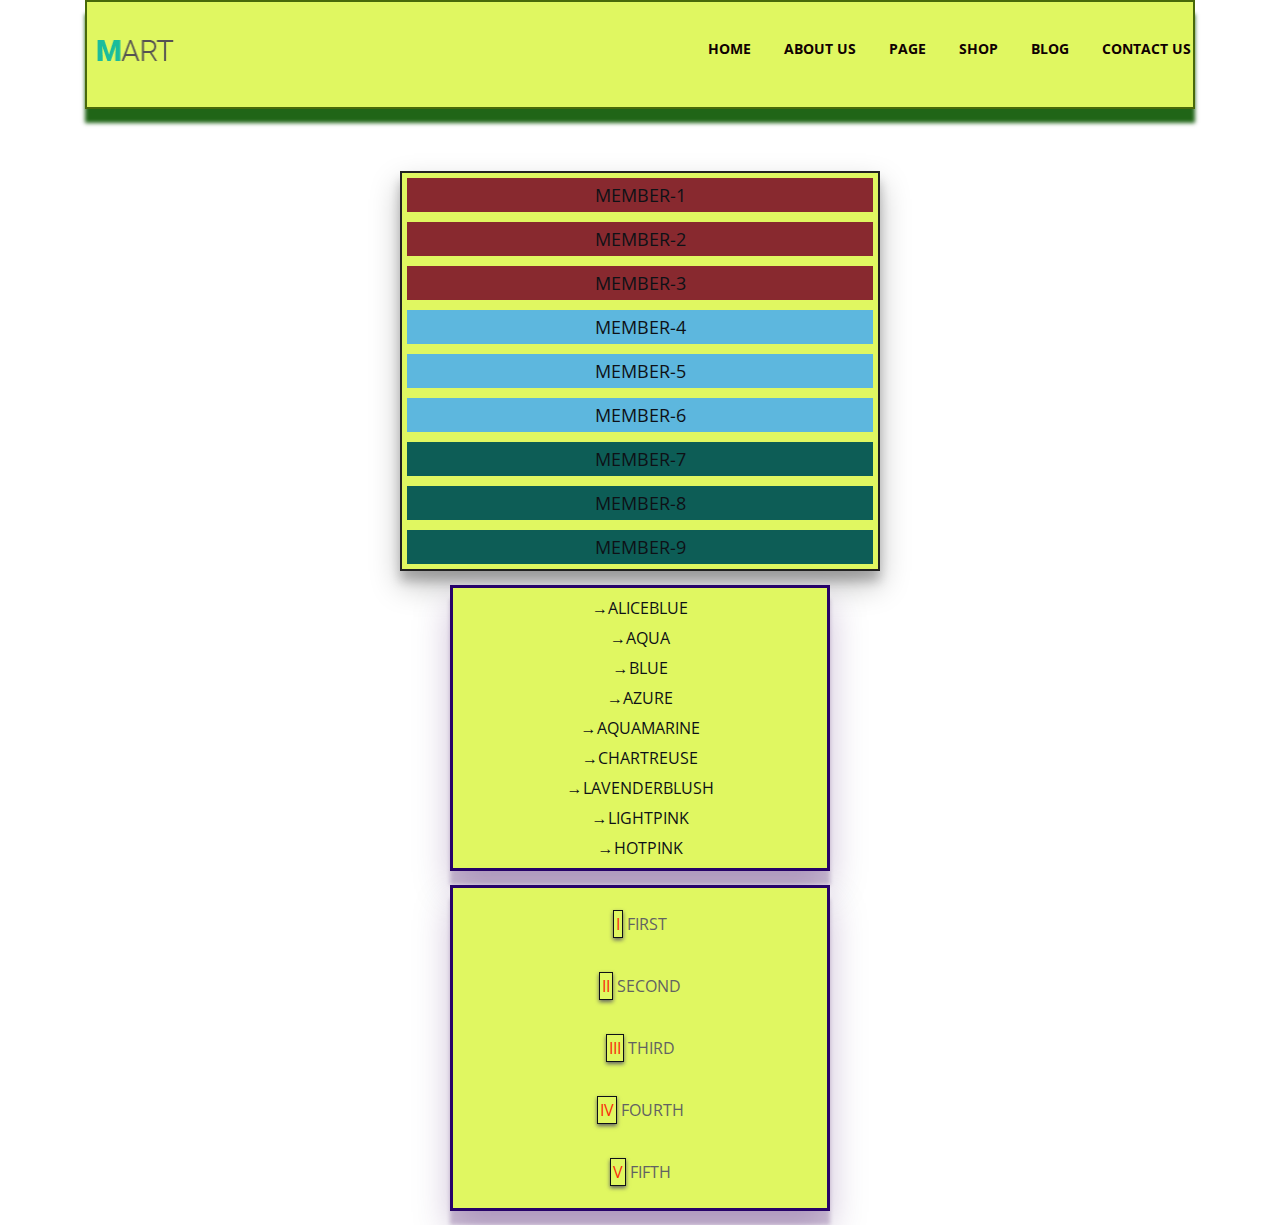
<file: html-css/module-4.1/index.html>
<!DOCTYPE html>
<html lang="en">
<head>
	<meta charset="UTF-8">
	<meta name="viewport" content="width=device-width, initial-scale=1.0">
	<title>Module-4.1</title>
	<link rel="stylesheet" href="css/normalize.css">
	<link href="https://fonts.googleapis.com/css2?family=Open+Sans:ital,wght@0,300;0,400;0,600;1,600&display=swap" rel="stylesheet">
	<link rel="stylesheet" href="css/style.css">
</head>
<body>
	<!-- Задание 1
Создать список из шести элементов. С помощью псевдокласса hover задать стили элементам меню при наведении курсора. Для создания горизонтального меню использовать float. -->
<header class="page-header container">
	<nav class="main-menu">
		<a href="#" class="site-logo">
			<img src="img/LOGO.png" alt="" width="77" height="22">
		</a>
			<ul class="site-navigation clearfix">
				<li><a href="#">home</a></li>
				<li><a href="#">about us</a></li>
				<li><a href="#">page</a></li>
				<li><a href="#">shop</a></li>
				<li><a href="#">blog</a></li>
				<li><a href="#">contact us</a></li>
			</ul>
		</nav>
	</header>

	<!-- Задание 2
Создать список из девяти элементов. Для элементов списка, с помощью псевдокласса nth-child, сделать 3 чередующихся фона #88292F, #5DB7DE и #0D5D56. Цвет шрифта должен быть #0E1116. -->

<div class="team-container">
	<ul class="team-list">
		<li class="team-list-item">
			<a href="">Member-1</a>
		</li>
		<li class="team-list-item">
			<a href="">Member-2</a>
		</li>
		<li class="team-list-item">
			<a href="">Member-3</a>
		</li>
		<li class="team-list-item">
			<a href="">Member-4</a>
		</li>
		<li class="team-list-item">
			<a href="">Member-5</a>
		</li>
		<li class="team-list-item">
			<a href="">Member-6</a>
		</li>
		<li class="team-list-item">
			<a href="">Member-7</a>
		</li>
		<li class="team-list-item">
			<a href="">Member-8</a>
		</li>
		<li class="team-list-item">
			<a href="">Member-9</a>
		</li>
	</ul>
</div>

<!-- Задание 3
Создать список из девяти элементов. C помощью псевдоэлемента ::before поставить перед каждой ссылкой символ стрелки. -->
<div class="colors-container">
	<ul class="color-list">
		<li class="color-list-item">
			<a class="aliceblue" href="#">AliceBlue</a>
		</li>
		<li class="color-list-item">
			<a class="aqua" href="#">Aqua</a>
		</li>
		<li class="color-list-item">
			<a class="blue" href="#">Blue</a>
		</li>
		<li class="color-list-item">
			<a class="azure" href="#">Azure</a>
		</li>
		<li class="color-list-item">
			<a class="aquamarine" href="#">Aquamarine</a>
		</li>
		<li class="color-list-item">
			<a class="chartreuse" href="#">Chartreuse</a>
		</li>
		<li class="color-list-item">
			<a class="lavenderblush" href="#">LavenderBlush</a>
		</li>
		<li class="color-list-item">
			<a class="lightpink" href="#">LightPink</a>
		</li>
		<li class="color-list-item">
			<a class="hotpink" href="#">HotPink</a>
		</li>
	</ul>
</div>

<!-- Задание 4
Создать список из 5-ти элементов. Используя CSS счетчики и псевдоэлемент before для li, пронумеровать элементы списка римскими цифрами, CSS оформление на свой вкус. Псевдоэлемент должен быть квадратом с вертикально и горизонтально центрированым текстом. -->
<div class="number-container">
	<ol class="number-list">
		<li class="number-list-item">
			<p>first</p>
		</li>
		<li class="number-list-item">
			<p>second</p>
		</li>
		<li class="number-list-item">
			<p>third</p>
		</li>
		<li class="number-list-item">
			<p>fourth</p>
		</li>
		<li class="number-list-item">
			<p>fifth</p>
		</li>
	</ol>
</div>
</body>
</html>
</file>
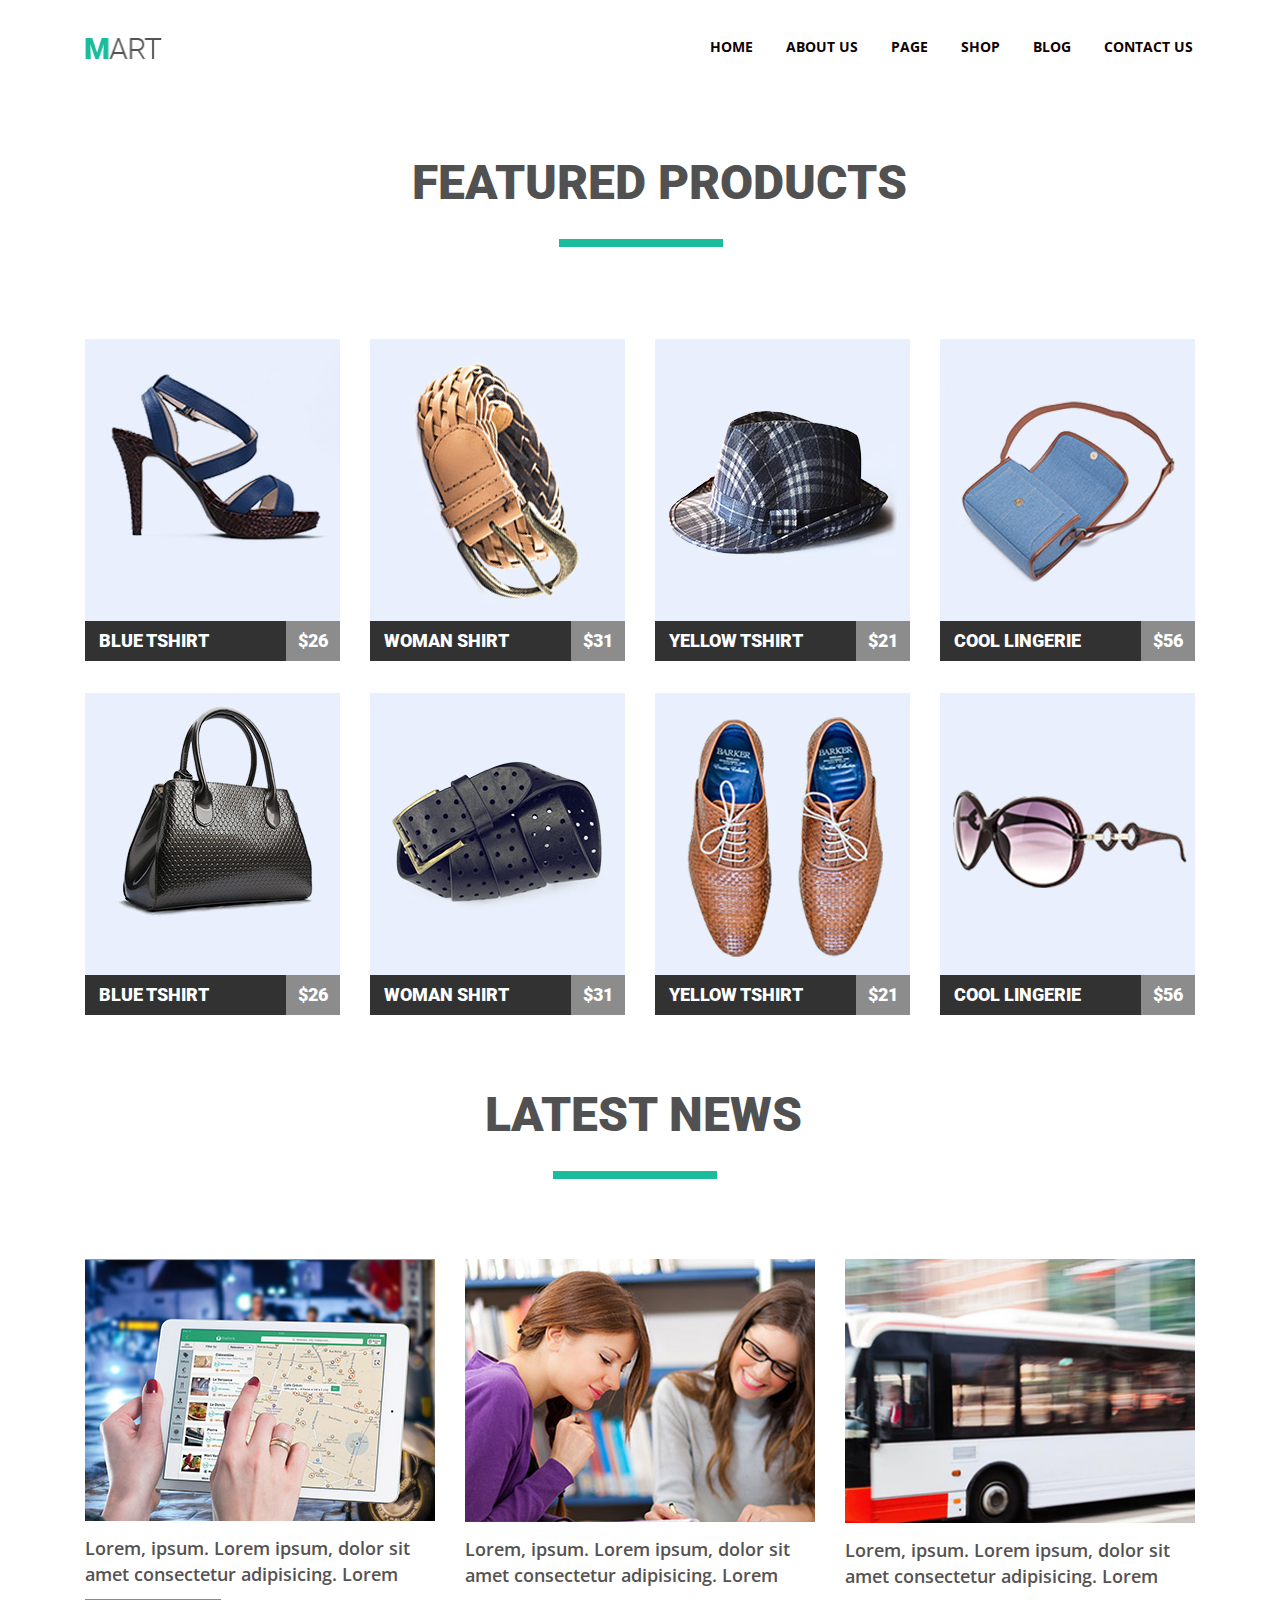
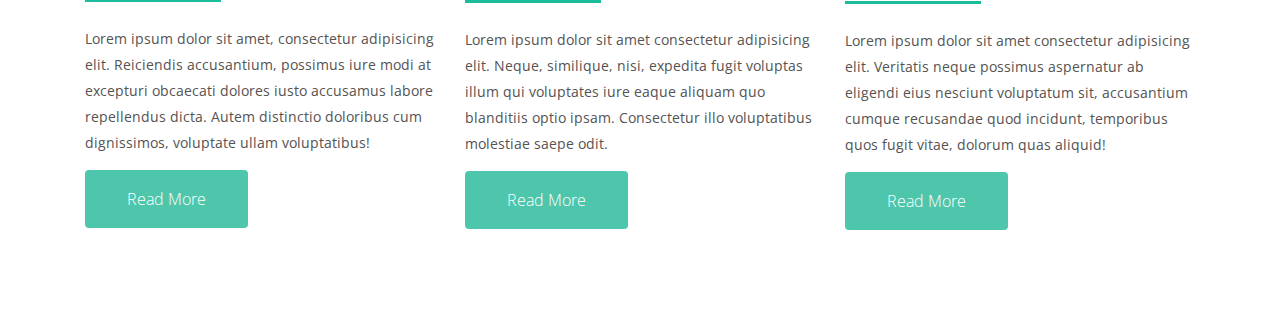
<file: html-css/module-4/index.html>
<!DOCTYPE html>
<html lang="en">
<head>
	<meta charset="UTF-8">
	<meta name="viewport" content="width=device-width, initial-scale=1.0">
	<title>Module-4</title>
	<link rel="stylesheet" href="css/normalize.css">
	<link href="https://fonts.googleapis.com/css2?family=Open+Sans:ital,wght@0,300;0,400;0,600;1,600&display=swap" rel="stylesheet">
	<link href="https://fonts.googleapis.com/css2?family=Roboto:ital,wght@0,400;0,500;0,700;0,900;1,400;1,500;1,700&display=swap" rel="stylesheet">
	<link rel="stylesheet" href="css/style.css">
</head>
<body>
	<header class="page-header container">
		<nav class="main-menu">
			<a href="#" class="site-logo">
				<img src="img/LOGO.png" alt="" width="77" height="22">
			</a>
			<ul class="site-navigation clearfix">
				<li><a href="#">home</a></li>
				<li><a href="#">about us</a></li>
				<li><a href="#">page</a></li>
				<li><a href="#">shop</a></li>
				<li><a href="#">blog</a></li>
				<li><a href="#">contact us</a></li>
			</ul>
		</nav>
	</header>

	<main class="container">
		<!-- H1 - visually hidden -->
		<h1 class="visually-hidden">Active box main page</h1>
		<section class="features">
			<h2 class="title-1">featured products</h2>
			<ul class="features-list clearfix">
				<li class="features-list-item">
					<img class="image" src="img/section1_1.jpg" alt="a sandal" width="255" height="322">
					<div class="wrapper clearfix">
						<p class="theme">blue tshirt</p>
						<p class="price">&#36;26</p>
					</div>
				</li>
				<li class="features-list-item">
					<img class="image" src="img/section1_2.jpg" alt="a belt" width="255" height="322">
					<div class="wrapper">
						<p class="theme">woman shirt</p>
						<!-- найти в с и мволах знак доллара -->
						<p class="price">&#36;31</p>
					</div>
				</li>
				<li class="features-list-item">
					<img class="image" src="img/section1_3.jpg" alt="a hat" width="255" height="322">
					<div class="wrapper">
						<p class="theme">yellow tshirt</p>
						<!-- найти в с и мволах знак доллара -->
						<p class="price">&#36;21</p>
					</div>
				</li>
				<li class="features-list-item">
					<img class="image" src="img/section1_4.jpg" alt="a bag" width="255" height="322">
					<div class="wrapper">
						<p class="theme">cool lingerie</p>
						<!-- найти в с и мволах знак доллара -->
						<p class="price">&#36;56</p>
					</div>
				</li>
				<li class="features-list-item">
					<img class="image" src="img/section1_5.jpg" alt="a bag" width="255" height="322">
					<div class="wrapper">
						<p class="theme">blue tshirt</p>
						<!-- найти в с и мволах знак доллара -->
						<p class="price">&#36;26</p>
					</div>
				</li>
				<li class="features-list-item">
					<img class="image" src="img/section1_6.jpg" alt="a belt" width="255" height="322">
					<div class="wrapper">
						<p class="theme">woman shirt</p>
						<!-- найти в с и мволах знак доллара -->
						<p class="price">&#36;31</p>
					</div>
				</li>
				<li class="features-list-item">
					<img class="image" src="img/section1_7.jpg" alt="shoes" width="255" height="322">
					<div class="wrapper">
						<p class="theme">yellow tshirt</p>
						<!-- найти в с и мволах знак доллара -->
						<p class="price">&#36;21</p>
					</div>
				</li>
				<li class="features-list-item">
					<img class="image" src="img/section1_8.jpg" alt="glasses" width="255" height="322">
					<div class="wrapper">
						<p class="theme">cool lingerie</p>
						<!-- найти в с и мволах знак доллара -->
						<p class="price">&#36;56</p>
					</div>
				</li>
			</ul>
		</section> 
		<section class="features">
			<h2 class="title-2">latest news</h2>
			<ul class="copy clearfix">
				<li class="copy-item">
					<img class="pic" src="img/section2_1.jpg" alt="a tablet" width="350" height="265">
					<h3 class="headline">Lorem, ipsum. Lorem ipsum, dolor sit amet consectetur adipisicing. Lorem</h3>
					<p class="copyright">Lorem ipsum dolor sit amet, consectetur adipisicing elit. Reiciendis accusantium, possimus iure modi at excepturi obcaecati dolores iusto accusamus labore repellendus dicta. Autem distinctio doloribus cum dignissimos, voluptate ullam voluptatibus!</p>
					<div class="button">
						<button class="read-more">Read More</button>
					</div>
				</li>
				<li class="copy-item">
					<img class="pic" src="img/section2_2.jpg" alt="two girls">
					<h3 class="headline">Lorem, ipsum. Lorem ipsum, dolor sit amet consectetur adipisicing. Lorem</h3>
					<p class="copyright">Lorem ipsum dolor sit amet consectetur adipisicing elit. Neque, similique, nisi, expedita fugit voluptas illum qui voluptates iure eaque aliquam quo blanditiis optio ipsam. Consectetur illo voluptatibus molestiae saepe odit.</p>
					<div class="button">
						<button class="read-more">Read More</button>
					</div>
				</li>
				<li class="copy-item">
					<img class="pic" src="img/section2_3.jpg" alt="a bus">
					<h3 class="headline">Lorem, ipsum. Lorem ipsum, dolor sit amet consectetur adipisicing. Lorem</h3>
					<p class="copyright">Lorem ipsum dolor sit amet consectetur adipisicing elit. Veritatis neque possimus aspernatur ab eligendi eius nesciunt voluptatum sit, accusantium cumque recusandae quod incidunt, temporibus quos fugit vitae, dolorum quas aliquid!</p>
					<div class="button">
						<button class="read-more">Read More</button>
					</div>
				</li>
			</ul>
		</section>
	</main>
</body>
</html>
</file>
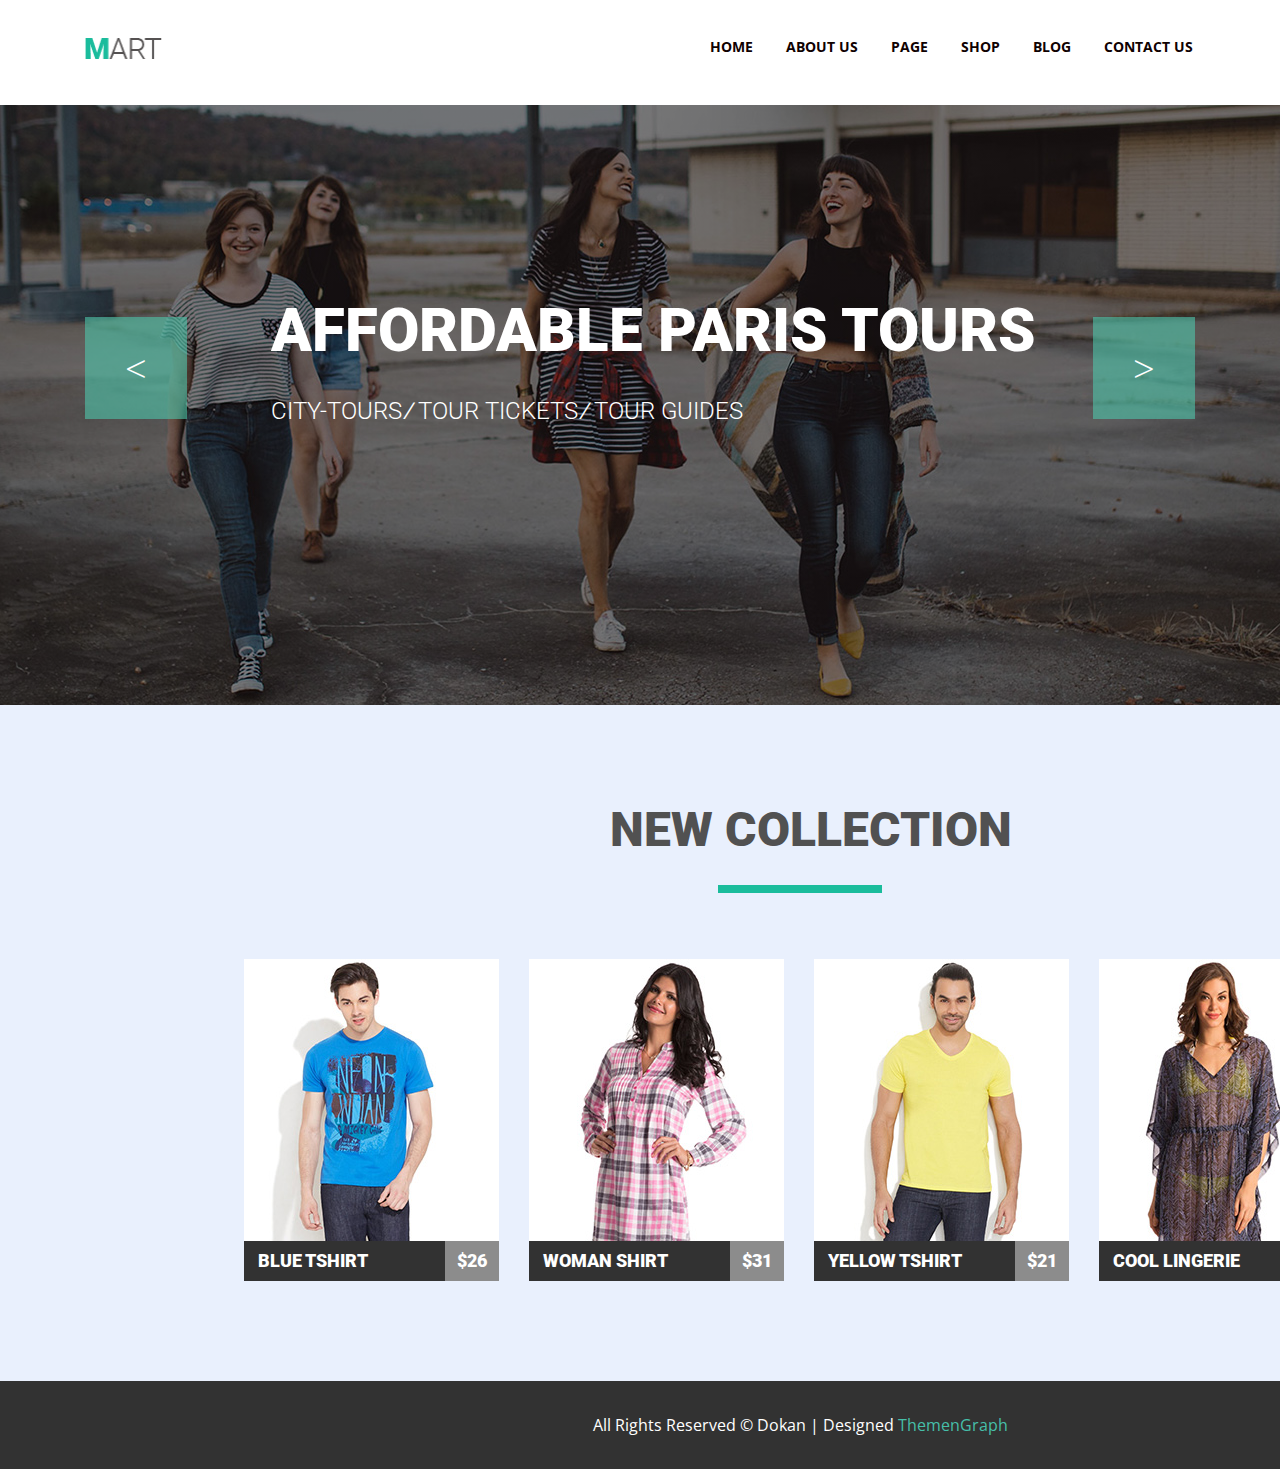
<file: html-css/module-5/index.html>
<!DOCTYPE html>
<html lang="en">
<head>
	<meta charset="UTF-8">
	<meta name="viewport" content="width=device-width, initial-scale=1.0">
	<title>Module-5</title>
	<link rel="stylesheet" href="css/normalize.css">
	<link href="https://fonts.googleapis.com/css2?family=Open+Sans:ital,wght@0,300;0,400;0,700;1,300;1,400;1,700&family=Roboto:ital,wght@0,300;0,400;0,700;0,900;1,300;1,400;1,700;1,900&display=swap" rel="stylesheet">
	<link href="https://fonts.googleapis.com/css2?family=Roboto:ital,wght@0,300;0,400;0,700;0,900;1,300;1,400;1,700;1,900&display=swap" rel="stylesheet">
	<link rel="stylesheet" href="css/style.css">
</head>
<body>
	<header class="page-header container">
		<nav class="main-menu">
			<!-- H1 - visually hidden -->
		<h1 class="visually-hidden">Active box main page</h1>
			<a href="#" class="site-logo">
				<img src="img/LOGO.png" alt="" width="77" height="22">
			</a>
			<ul class="site-navigation clearfix">
				<li><a href="#">home</a></li>
				<li><a href="#">about us</a></li>
				<li><a href="#">page</a></li>
				<li><a href="#">shop</a></li>
				<li><a href="#">blog</a></li>
				<li><a href="#">contact us</a></li>
			</ul>
		</nav>
	</header>

	<main class="main-container">
		<section class="slider">
			<div class="banner clearfix">
					<div class="slider-box">
						<button class="button-text submit-left">&#60;</button>
						<div class="text-position">
							<h2>affordable paris tours</h2>
							<p>city-tours &#8725; tour tickets &#8725; tour guides</p>
						</div>
						<button class="button-text submit-right">&#62;</button>
					</div>
			</div>
		</section>
	
		<section class="galery">
			<h2 class="title-galery">new collection</h2>
			<ul class="features-list clearfix">
				<li class="features-list-item">
					<div class="wrap-hover">
						<div class="wrap-icons">
							<ul class="icons-group">
								<li class="icons-group-item">
									<a href="#" class="icon-like">
										<span class="visually-hidden">like</span>
									</a>
								</li>
								<li class="icons-group-item">
									<a href="#" class="icon-share">
										<span class="visually-hidden">share</span>
									</a>
								</li>
								<li class="icons-group-item">
									<a href="#" class="icon-time">
										<span class="visually-hidden">time</span>
									</a>
								</li>
							</ul>
							<button class="cart icon-cart">add to cart</button>
						</div>
					</div>
					<img class="image" src="img/section1_1.jpg" alt="a sandal" width="255" height="322">
					<div class="wrapper clearfix">
						<p class="theme">blue tshirt</p>
						<p class="price">&#36;26</p>
					</div>
				</li>
				<li class="features-list-item">
					<div class="wrap-hover">
						<div class="wrap-icons">
							<ul class="icons-group">
								<li class="icons-group-item">
									<a href="#" class="icon-like">
										<span class="visually-hidden">like</span>
									</a>
								</li>
								<li class="icons-group-item">
									<a href="#" class="icon-share">
										<span class="visually-hidden">share</span>
									</a>
								</li>
								<li class="icons-group-item">
									<a href="#" class="icon-time">
										<span class="visually-hidden">time</span>
									</a>
								</li>
							</ul>
							<button class="cart icon-cart">add to cart</button>
						</div>
					</div>
					<img class="image" src="img/section1_2.jpg" alt="a belt" width="255" height="322">
					<div class="wrapper">
						<p class="theme">woman shirt</p>
						<!-- найти в с и мволах знак доллара -->
						<p class="price">&#36;31</p>
					</div>
				</li>
				<li class="features-list-item">
					<div class="wrap-hover">
						<div class="wrap-icons">
							<ul class="icons-group">
								<li class="icons-group-item">
									<a href="#" class="icon-like">
										<span class="visually-hidden">like</span>
									</a>
								</li>
								<li class="icons-group-item">
									<a href="#" class="icon-share">
										<span class="visually-hidden">share</span>
									</a>
								</li>
								<li class="icons-group-item">
									<a href="#" class="icon-time">
										<span class="visually-hidden">time</span>
									</a>
								</li>
							</ul>
							<button class="cart icon-cart">add to cart</button>
						</div>
					</div>
					<img class="image" src="img/section1_3.jpg" alt="a hat" width="255" height="322">
					<div class="wrapper">
						<p class="theme">yellow tshirt</p>
						<!-- найти в с и мволах знак доллара -->
						<p class="price">&#36;21</p>
					</div>
				</li>
				<li class="features-list-item">
					<div class="wrap-hover">
						<div class="wrap-icons">
							<ul class="icons-group">
								<li class="icons-group-item">
									<a href="#" class="icon-like">
										<span class="visually-hidden">like</span>
									</a>
								</li>
								<li class="icons-group-item">
									<a href="#" class="icon-share">
										<span class="visually-hidden">share</span>
									</a>
								</li>
								<li class="icons-group-item">
									<a href="#" class="icon-time">
										<span class="visually-hidden">time</span>
									</a>
								</li>
							</ul>
							<button class="cart icon-cart">add to cart</button>
						</div>
					</div>
					<img class="image" src="img/section1_4.jpg" alt="a bag" width="255" height="322">
					<div class="wrapper">
						<p class="theme">cool lingerie</p>
						<!-- найти в с и мволах знак доллара -->
						<p class="price">&#36;56</p>
					</div>
				</li>
			</ul>
		</section>
	</main>

		<footer class="page-footer">
			<div class="wrap-page-footer">
				<p>All Rights Reserved &#169; Dokan &#124; Designed 
					<a href="#">ThemenGraph</a>
				</p>
			</div>
		</footer>
</body>
</html>


		<!-- <section class="features">
			<h2 class="title-2">latest news</h2>
			<ul class="copy clearfix">
				<li class="copy-item">
					<img class="pic" src="img/section2_1.jpg" alt="a tablet" width="350" height="265">
					<h3 class="headline">Lorem, ipsum. Lorem ipsum, dolor sit amet consectetur adipisicing. Lorem</h3>
					<p class="copyright">Lorem ipsum dolor sit amet, consectetur adipisicing elit. Reiciendis accusantium, possimus iure modi at excepturi obcaecati dolores iusto accusamus labore repellendus dicta. Autem distinctio doloribus cum dignissimos, voluptate ullam voluptatibus!</p>
					<div class="button">
						<button class="read-more">Read More</button>
					</div>
				</li>
				<li class="copy-item">
					<img class="pic" src="img/section2_2.jpg" alt="two girls">
					<h3 class="headline">Lorem, ipsum. Lorem ipsum, dolor sit amet consectetur adipisicing. Lorem</h3>
					<p class="copyright">Lorem ipsum dolor sit amet consectetur adipisicing elit. Neque, similique, nisi, expedita fugit voluptas illum qui voluptates iure eaque aliquam quo blanditiis optio ipsam. Consectetur illo voluptatibus molestiae saepe odit.</p>
					<div class="button">
						<button class="read-more">Read More</button>
					</div>
				</li>
				<li class="copy-item">
					<img class="pic" src="img/section2_3.jpg" alt="a bus">
					<h3 class="headline">Lorem, ipsum. Lorem ipsum, dolor sit amet consectetur adipisicing. Lorem</h3>
					<p class="copyright">Lorem ipsum dolor sit amet consectetur adipisicing elit. Veritatis neque possimus aspernatur ab eligendi eius nesciunt voluptatum sit, accusantium cumque recusandae quod incidunt, temporibus quos fugit vitae, dolorum quas aliquid!</p>
					<div class="button">
						<button class="read-more">Read More</button>
					</div>
				</li>
			</ul>
		</section> -->
</file>
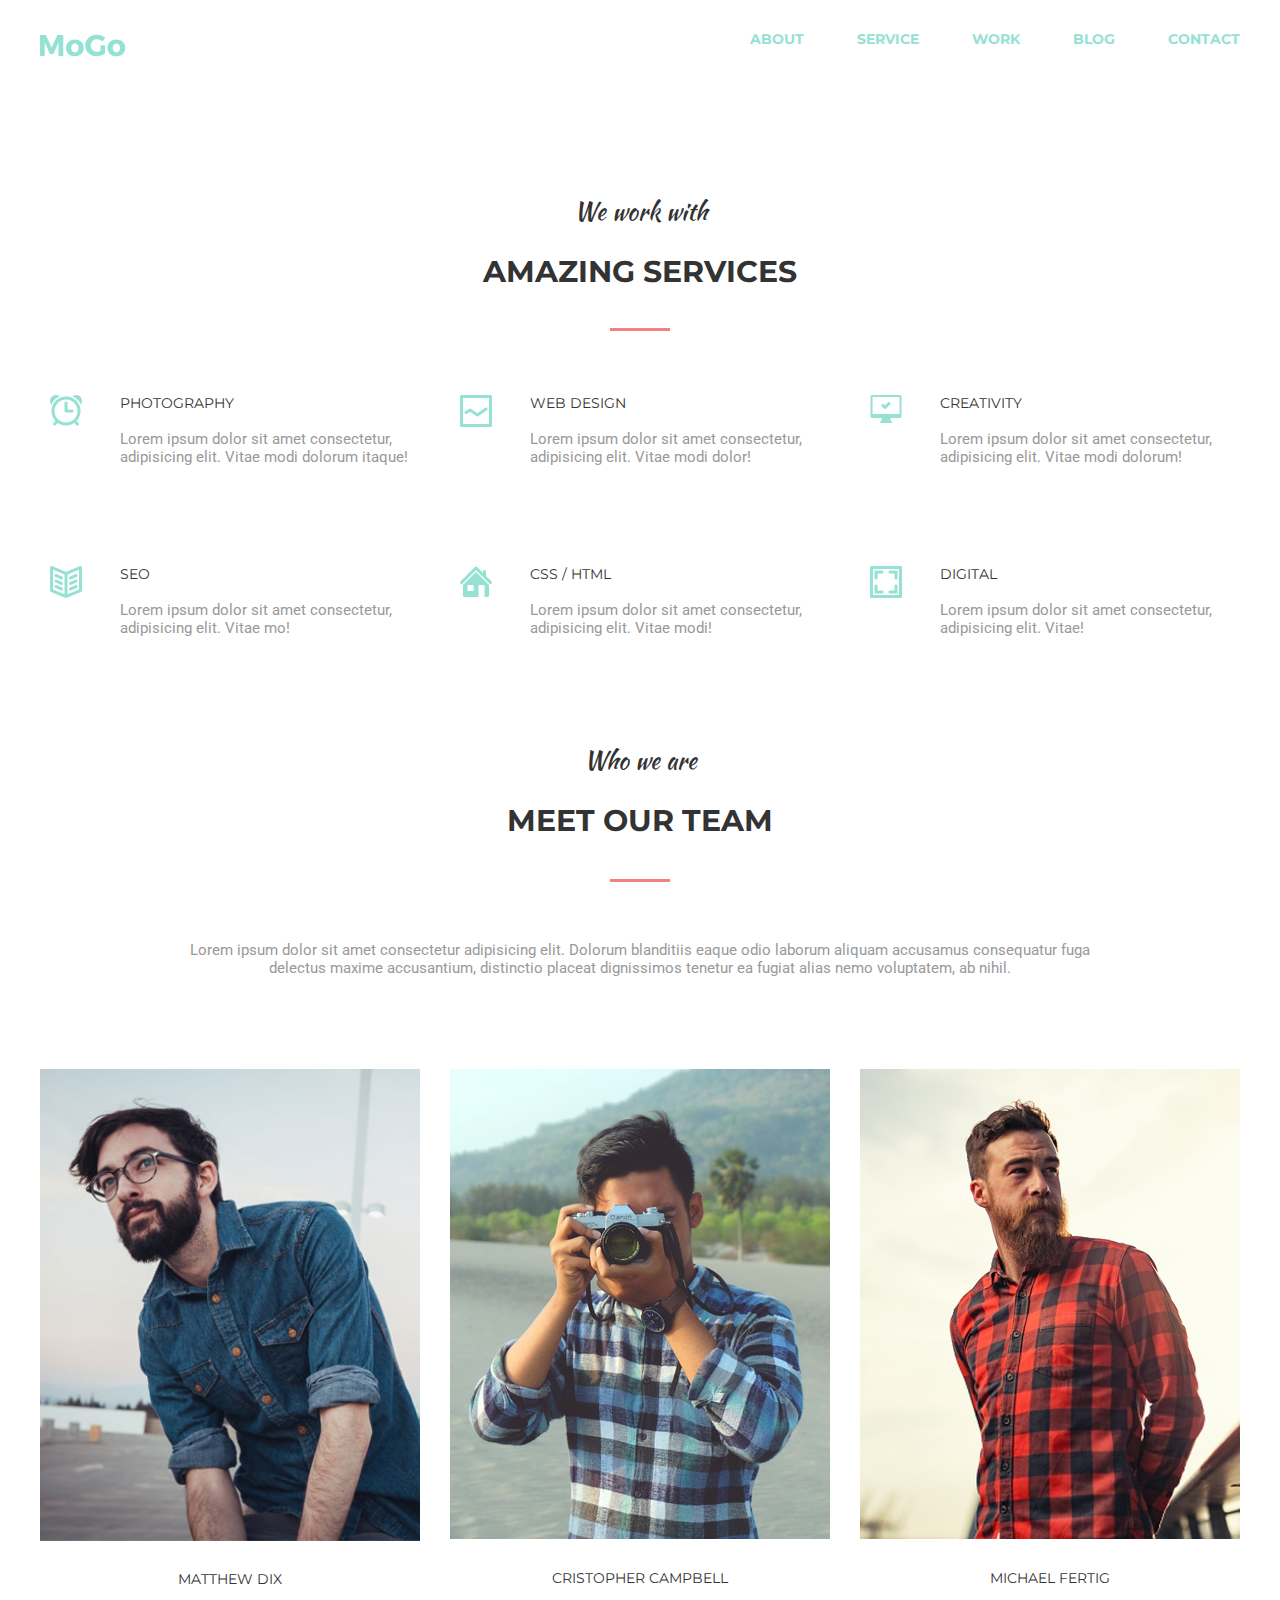
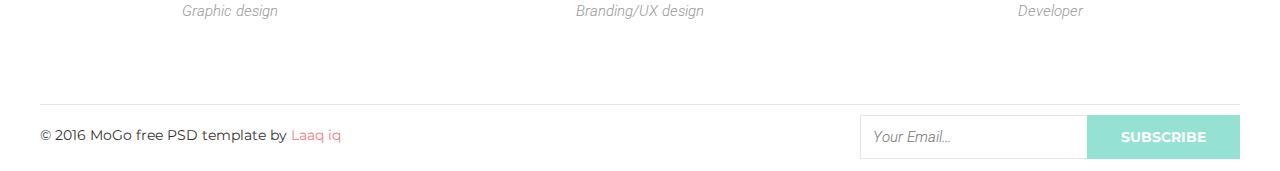
<file: html-css/module-6/index.html>
<!DOCTYPE html>
<html lang="en">
<head>
	<meta charset="UTF-8">
	<meta http-equiv="X-UA-Compatible" content="IE=edge">
	<meta name="viewport" content="width=device-width, initial-scale=1.0">
	<title>Module-6</title>
	<link rel="stylesheet" href="css/normalize.css">
	<link href="https://fonts.googleapis.com/css2?family=Montserrat:ital,wght@0,300;0,400;0,500;0,600;0,700;0,900;1,400&display=swap" rel="stylesheet">
	<link href="https://fonts.googleapis.com/css2?family=Roboto:ital,wght@0,400;0,700;1,300&display=swap" rel="stylesheet">
	<link href="https://fonts.googleapis.com/css2?family=Kaushan+Script&display=swap" rel="stylesheet">
	<link rel="stylesheet" href="css/style.css">
</head>
<body>
	<header class="page-header container">
		<nav class="main-menu">
			<a href="#" class="site-logo">
				<img src="img/Logo.png" alt="" width="86" height="23">
			</a>
			<ul class="site-navigation">
				<li><a href="#">about</a></li>
				<li><a href="#">service</a></li>
				<li><a href="#">work</a></li>
				<li><a href="#">blog</a></li>
				<li><a href="#">contact</a></li>
			</ul>
		</nav>
	</header>
	
	<main class="container">
		<!-- H1 - visually hidden -->
		<h1 class="visually-hidden">Active box main page</h1>
		<section class="features">
			<p class="title">We work with</p>
			<h2 class="headline-1">amazing services</h2>
			<ul class="features-list">
				<li class="features-list-item icon-alarm">
					<h3>photography</h3>
					<p>Lorem ipsum dolor sit amet consectetur, adipisicing elit. Vitae modi dolorum itaque!</p>
				</li>
				<li class="features-list-item icon-line-graph">
					<h3>web design</h3>
					<p>Lorem ipsum dolor sit amet consectetur, adipisicing elit. Vitae modi dolor!</p>
				</li>
				<li class="features-list-item icon-computer">
					<h3>creativity</h3>
					<p>Lorem ipsum dolor sit amet consectetur, adipisicing elit. Vitae modi dolorum!</p>
				</li>
				<li class="features-list-item icon-book">
					<h3>seo</h3>
					<p>Lorem ipsum dolor sit amet consectetur, adipisicing elit. Vitae mo!</p>
				</li>
				<li class="features-list-item icon-home">
					<h3>css &#8725; html</h3>
					<p>Lorem ipsum dolor sit amet consectetur, adipisicing elit. Vitae modi!</p>
				</li>
				<li class="features-list-item icon-image">
					<h3>digital</h3>
					<p>Lorem ipsum dolor sit amet consectetur, adipisicing elit. Vitae!</p>
				</li>
			</ul>
		</section>
		
		<section class="team">
			<p class="title">Who we are</p>
			<h2 class="headline-2">meet our team</h2>
			<p class="text-position">Lorem ipsum dolor sit amet consectetur adipisicing elit. Dolorum blanditiis eaque odio laborum aliquam accusamus consequatur fuga delectus maxime accusantium, distinctio placeat dignissimos tenetur ea fugiat alias nemo voluptatem, ab nihil.</p>
			<ul class="team-list">
				<li class="team-list-item">
					<div class="team-list-wrap">
						<img class="team-img" src="img/1.jpg" alt="Some of graphic designer's portrait" width="380" height="470">
						<div class="overlay">
							<ul class="overlay-icon">
								<li class="overlay-icon-item">
									<a href="#" class="icon-facebook">
										<span class="visually-hidden">facebook</span>
									</a>
								</li>
								<li class="overlay-icon-item">
									<a href="#" class="icon-instagram">
										<span class="visually-hidden">instagram</span>
									</a>
								</li>
								<li class="overlay-icon-item">
									<a href="#" class="icon-pinterest">
										<span class="visually-hidden">pinterest</span>
									</a>
								</li>
								<li class="overlay-icon-item">
									<a href="#" class="icon-twitter">
										<span class="visually-hidden"> twitter</span>
									</a>
								</li>
							</ul>
						</div>
					</div>
					<h3>matthew dix</h3>
					<p>Graphic design</p>
				</li>
				<li class="team-list-item">
					<div class="team-list-wrap">
						<img src="img/2.jpg" alt="Some of UX designer's portrait" width="380" height="470">
						<div class="overlay">
							<ul class="overlay-icon">
								<li class="overlay-icon-item">
									<a href="#" class="icon-facebook">
										<span class="visually-hidden">facebook</span>
									</a>
								</li>
								<li class="overlay-icon-item">
									<a href="#" class="icon-instagram">
										<span class="visually-hidden">instagram</span>
									</a>
								</li>
								<li class="overlay-icon-item">
									<a href="#" class="icon-pinterest">
										<span class="visually-hidden">pinterest</span>
									</a>
								</li>
								<li class="overlay-icon-item">
									<a href="#" class="icon-twitter">
										<span class="visually-hidden"> twitter</span>
									</a>
								</li>
							</ul>
						</div>
					</div>
					<h3>cristopher campbell</h3>
					<p>Branding/UX design</p>
				</li>
				<li class="team-list-item">
					<div class="team-list-wrap">
						<img src="img/3.jpg" alt="Some of graphic developer's portrait" width="380" height="470">
						<div class="overlay">
							<ul class="overlay-icon">
								<li class="overlay-icon-item">
									<a href="#" class="icon-facebook">
										<span class="visually-hidden">facebook</span>
									</a>
								</li>
								<li class="overlay-icon-item">
									<a href="#" class="icon-instagram">
										<span class="visually-hidden">instagram</span>
									</a>
								</li>
								<li class="overlay-icon-item">
									<a href="#" class="icon-pinterest">
										<span class="visually-hidden">pinterest</span>
									</a>
								</li>
								<li class="overlay-icon-item">
									<a href="#" class="icon-twitter">
										<span class="visually-hidden"> twitter</span>
									</a>
								</li>
							</ul>
						</div>
					</div>
					<h3>michael fertig</h3>
					<p>Developer</p>
				</li>
			</ul>
		</section>
	</main>

	<footer class="about container">
		<p class="text">&#169; 2016 MoGo free PSD template by
			<a href="#">Laaq iq</a>
		</p>
		<form action="#" method="POST" class="subscribe">
			<input type="email" placeholder="Your Email..." name="Email-adress">
			<input type="submit" name="Send-email" value="Subscribe">
		</form>
	</footer>
	
</body>
</html>
</file>
<file: html-css/module-10/css/fonts.css>
@font-face {
	font-family: 'Montserrat';
	src: url('../fonts/roboto-v20-latin-regular.woff');
	font-style: normal;
	font-weight: 400;
}

@font-face {
	font-family: 'Montserrat';
	src: url('../fonts/montserrat-v14-latin-700.woff');
	font-style: normal;
	font-weight: 700;
}

@font-face {
	font-family: 'Roboto';
	src: url('../fonts/roboto-v20-latin-300.woff');
	font-style: normal;
	font-weight: 300;
}

@font-face {
	font-family: 'Roboto';
	src: url('../fonts/roboto-v20-latin-regular.woff');
	font-style: normal;
	font-weight: 400;
}

@font-face {
	font-family: 'Kaushan Script';
	src: url('../fonts/roboto-v20-latin-regular.woff');
	font-style: normal;
	font-weight: 400;
}

/* kaushan-script-regular - latin-ext_latin */
@font-face {
  font-family: 'Kaushan Script';
	src: url('../fonts/kaushan-script-v9-latin-regular.woff');
  font-style: normal;
  font-weight: 400;
}
</file>
<file: html-css/module-10/css/style.css>
@import 'common.css';
@import 'header.css';
@import 'after-head.css';
@import 'features.css';
@import 'team.css';
@import 'footer.css';
</file>
<file: html-css/module-3.1/css/style.css>
html {
	box-sizing: border-box;
}
/* При переопределении значений свойств - они будут наследоваться */
*,
*::before,
*,::after {
	box-sizing: inherit;
}

.container {
	width: 1000px;
	margin: 0 auto;
}

body {
	font-family: 'Playfair Display', 'Arial', sans-serif;
	color: #fcf9f9;
	font-size: 14px;
	line-height: 24px;
}

img {
	display: block;
	min-width: 100%;
	height: auto;
} 

.page-header { 
	margin-bottom: 50px; 
	background-color: #642bce;
} 

.main-menu {
	padding: 50px 0;
}

/* SITE NAVIGATION */
.site-navigation {
	display: inline-block;
	/* это хак*/
	width: 1000px;
	text-align: center;
	vertical-align: middle;
	margin: 0;
	padding: 0;
	font-size: 14px;
	list-style: none;
}

.site-navigation li {
	display: inline-block;
}

.site-navigation li:not(:last-child) {
	margin-right: 75px;
}

/* Контекстный селектор */
.site-navigation a {
	color: #c8f403;
	font-weight: 700;
	text-transform: uppercase;
	text-decoration: none;
	line-height: 24px;
}

.site-navigation a:hover, 
.site-navigation a:focus{
	/* чтобы можно было ходить tab-ом по странице */
	color: #f75e2fbd;
}

/* MAIN MENU */
.main-content {
	margin-bottom: 100px;
}

/* FEATURES SECTION */
.wrapper-1 {
	width: 470px;
	margin: 0 auto 100px;
	box-shadow: 0 0 5px 5px rgba(0,0,0,0.2);
}

.features {
	margin: 0;
	padding: 30px;
	background-color: rgb(224, 152, 133);
}

.image {
	margin: 0 0 30px;
	padding: 0;
}

.theme {
	margin: 0 0 26px;
	color: #b4ad9e;
	text-transform: uppercase;
	line-height: 17px;
}

.features h2 {
	margin-bottom: 35px;
	font-size: 30px;
	line-height: 36px;
	font-weight: 400;
	text-align: left;
}

.features p {
	font-size: 14px;
	margin: 0;
	padding: 0;
}

/* WRAPPER-2 */
.wrapper-2 {
	width: 960px;
	margin: 0 auto;
	box-shadow: 0 0 5px 5px rgba(0,0,0,0.2);
}

.features-list-item {
	display: inline-block;
	width: 420px;
	margin-bottom: 131px;
	margin-top: 0;
	font-size: 14px;
}

.features-list-item:not(:last-child) {
	margin-right: 50px;
}

.features-list-item.features-list-item:nth-last-child(-n+2) {
	margin-bottom: 0;
}

/* line-height AVTO = 14px(font-size)*1.2...округляем к большему */
.theme {
	margin: 0 0 26px;
	font-family: 'Ubuntu', 'Arial', sans-serif;
	color: #b4ad9e;
	text-transform: uppercase;
	line-height: 17px;
}

.visually-hidden {
	position: absolute;
	clip: rect(0 0 0 0);
	width: 1px;
	height: 1px;
	margin: -1px;
} 

.page-footer {
	margin-bottom: 70px;
}

.page-footer-position {
	display: block;
	background-color: rgb(62, 197, 231);
	margin: 0 auto;
	width: 960px;
	text-align: center;
	box-shadow: 0 0 5px 5px rgba(5, 69, 247, 0.2);
}

.color {
	color: rgb(250, 11, 83);
}
</file>
<file: html-css/module-3/css/style.css>
html {
	box-sizing: border-box;
}
/* При переопределении значений свойств - они будут наследоваться */
*,
*::before,
*,::after {
	box-sizing: inherit;
}

.container {
	width: 900px;
	margin: 0 auto;
	/* background-color: #125245; */
}

body {
	font-family: 'Playfair Display', 'Arial', sans-serif;
	color: #626262;
	font-size: 14px;
	line-height: 24px;
}

img {
	display: block;
	min-width: 100%;
	height: auto;
} 

.page-header { 
	margin-bottom: 100px;
} 

.main-menu {
	padding-top: 72px;
}

/* SITE NAVIGATION */
.site-navigation {
	display: inline-block;
	/* это хак*/
	width: 900px;
	text-align: center;
	vertical-align: middle;
	margin: 0;
	padding: 0;
	font-size: 14px;
	list-style: none;
}

.site-navigation li {
	display: inline-block;
}

.site-navigation li:not(:last-child) {
	margin-right: 108px;
}

/* Контекстный селектор */
.site-navigation a {
	color: #626262;
	font-weight: 700;
	text-transform: uppercase;
	text-decoration: none;
	line-height: 24px;
}

/* чтобы можно было ходить tab-ом по странице */
.site-navigation a:hover, 
.site-navigation a:focus{
	color: #03a9f4;
}

/* FEATURES SECTION */
.features {
	margin-bottom: 52px;
}

/* features-list */
.features-list {
	font-size: 0;
	list-style: none;
	margin: 0;
	padding: 0;
}

.features-list-item {
	display: inline-block;
	width: 420px;
	margin-bottom: 131px;
	margin-top: 0;
	font-size: 14px;
}

.features-list-item:not(:nth-child(2n)) {
	margin-right: 60px;
}

.features-list-item.features-list-item:nth-last-child(-n+2) {
	margin-bottom: 0;
}

.features-list-item p {
	font-size: 14px;
	margin: 0;
	padding: 0;
}

.image {
	margin: 0 0 30px;
	padding: 0;
}

/* line-height AVTO = 14px(font-size)*1.2...округляем к большему */
.theme {
	margin: 0 0 26px;
	font-family: 'Ubuntu', 'Arial', sans-serif;
	color: #b4ad9e;
	text-transform: uppercase;
	line-height: 17px;
}

.features-list-item h2 {
	margin-bottom: 35px;
	font-size: 30px;
	line-height: 36px;
	font-weight: 400;
	text-align: left;
}

.visually-hidden {
	position: absolute;
	clip: rect(0 0 0 0);
	width: 1px;
	height: 1px;
	margin: -1px;
} 

.page-footer {
	margin-bottom: 70px;
}

.page-footer-position {
	margin-left: 358px;
}

.load-button {
	border: 1px solid rgb(98, 98, 98);
	padding: 20px 34px;
	margin: 0;
	/* width: 164px;  */
	/* height: 60px; */
	font-size: 20px;
	line-height: 24px;
	color: #626262;
	text-align: center;
	background-color: #fff;
	font-weight: 400;
	cursor: pointer;
}
</file>
<file: html-css/module-4.1/css/style.css>
html {
	box-sizing: border-box;
}
/* При переопределении значений свойств - они будут наследоваться */
*,
*::before,
*,::after {
	box-sizing: inherit;
}

.container {
	width: 1110px;
	margin: 0 auto;
	background-color: #e0f761; 
}

body {
	font-family: 'Open Sans', 'Arial', sans-serif;
	color: #626262;
	font-size: 14px;
	line-height: 26px;
	font-weight: 400;
}

img {
	display: block;
	min-width: 100%;
	height: auto;
} 

.clearfix::after {
	display: table;
	content: "";
	clear: both;
}

.page-header { 
	margin-bottom: 62px;
	border: 2px solid #48690a;
	box-shadow: 0 14px 4px rgba(12, 87, 2, 0.918);	
} 

.main-menu {
	padding: 38px 0;
}

.site-logo {
	display: inline-block;
	padding-left: 10px;
}

/* SITE NAVIGATION */
.site-navigation {
	float: right;
	width: 485px;
	margin: 3px 0 0;
	padding: 0;
	font-family: 'Open Sans', 'Arial', sans-serif;
	font-weight: 700;
	font-size: 14px;
	line-height: 11px;
	list-style: none;
}

.site-navigation li {
	float: left;
}
 
.site-navigation li:not(:last-child) {
	margin-right: 33px;
} 

.site-navigation a {
	color: #0f0101;
	font-weight: 700;
	text-transform: uppercase;
	text-decoration: none;
	line-height: 11px;
}

.site-navigation a:hover, 
.site-navigation a:focus{
	color: #1abc9c;
}


/* TEAM LIST */
.team-container {
	max-width: 480px;
	background-color: #e0f761;
	margin: auto;
	padding: 0;
}

.team-list {
	border: 2px solid #212121;
	box-shadow: 0 14px 28px rgba(0, 0, 0, 0.25), 0 10px 10px rgba(0, 0, 0, 0.22);	
	padding: 5px;
	list-style: none;
}

.team-list li {
	padding: 4px 0;
	font-size: 18px;
	text-align: center;
	text-transform: uppercase;
}

.team-list a {
	text-decoration: none;
	color: #0E1116;
}

.team-list li:not(:last-child) {
	margin-bottom: 10px;
}

.team-list li:nth-child(-n + 3) {
	background-color: #88292F;
}

.team-list li:nth-child(n + 4) {
	background-color: #5DB7DE;
}

.team-list li:nth-child(n + 7) {
	background-color: #0D5D56;
}

/* 
* Последовательно раскомментируйте CSS-правила и посмотрите результат */

/* Выберет первый элемент в коллекции соседей */
/* .list li:first-child {
  background-color: #03a9f4;
} */

/* Выберет все элементы в коллекции соседей кроме первого*/
/* .list li:not(:first-child) {
  background-color: #03a9f4;
} */

/* Выберет последний элемент в коллекции соседей */
/* .list li:last-child {
  background-color: #03a9f4;
} */

/* Выберет все элементы в коллекции соседей кроме последнего*/
/* .list li:not(:last-child) {
  background-color: #03a9f4;
} */

/* Выберет все не четные элементы коллекции */
/* .list li:nth-child(odd) {
  background-color: #03a9f4;
} */

/* Выберет все четные элементы коллекции */
/* .list li:nth-child(even) {
  background-color: #03a9f4;
} */

/* Выберет все элементы коллекции начиная с третьего*/
/* .list li:nth-child(n + 3) {
  background-color: #03a9f4;
} */

/* Выберет первые 3 элемента коллекции*/
/* .list li:nth-child(-n + 3) {
  background-color: #03a9f4;
} */

/* COLORS */
.colors-container {
	max-width: 380px;
	background-color: #e0f761;
	margin: auto;
	padding: 0;
}

.color-list {
	border: 3px solid #270369;
	box-shadow: 0 18px 34px rgba(61, 3, 100, 0.25), 0 14px 4px rgba(53, 2, 87, 0.22);	
	padding: 5px;
	list-style: none;
}

.color-list li {
	padding: 2px 0;
	font-size: 16px;
	text-align: center;
	text-transform: uppercase;
}

.color-list a {
	padding: 0;
	margin: 0;
	text-decoration: none;
	color: #0E1116;
}

.color-list a::before {
	content: "\2192";
}

.aliceblue:hover {
	color: #F0F8FF;
}

.aqua:hover {
	color: #00FFFF;
}

.blue:hover {
	color: #0000FF;
}

.azure:hover {
	color: #F0FFFF;
}

.aquamarine:hover {
	color: #7FFFD4;
}

.chartreuse:hover {
	color: #7FFF00;
}

.lavenderblush:hover {
	color: #FFF0F5;
}

.lightpink:hover {
	color: #FFB6C1;
}

.hotpink:hover {
	color: #FF69B4;
}

/* NUMBER */
.number-container {
	box-sizing: border-box;
	max-width: 380px;
	background-color: #e0f761;
	margin: auto;
	padding: 0;
}

.number-list {
	counter-reset: count-number;
	border: 3px solid #270369;
	box-shadow: 0 18px 34px rgba(61, 3, 100, 0.25), 0 14px 4px rgba(53, 2, 87, 0.22);	
	padding: 5px;
	list-style: none;
}

.number-list li {
	counter-increment: count-number;
	padding: 2px 0;
	font-size: 16px;
	text-align: center;
	text-transform: uppercase;
}

p:before {
	content : counter(count-number, upper-roman);
	margin-right: 4px;
	padding: 2px;
	color: #f82d09;
	border: 1px solid #0E1116;
	box-shadow: 0 2px 4px rgb(98, 98, 98);
	text-align: center;
}
</file>
<file: html-css/module-4/css/style.css>
html {
	box-sizing: border-box;
}
/* При переопределении значений свойств - они будут наследоваться */
*,
*::before,
*,::after {
	box-sizing: inherit;
}

.container {
	width: 1110px;
	margin: 0 auto;
	/* background-color: #125245; */
}

body {
	font-family: 'Open Sans', 'Arial', sans-serif;
	color: #626262;
	font-size: 14px;
	line-height: 26px;
	font-weight: 400;
}

img {
	display: block;
	min-width: 100%;
	height: auto;
} 

.clearfix::after {
	display: table;
	content: "";
	clear: both;
}

.page-header { 
	margin-bottom: 62px;
} 

.main-menu {
	padding: 38px 0;
}

.site-logo {
	display: inline-block;
}

/* SITE NAVIGATION */
.site-navigation {
	float: right;
	width: 485px;
	margin: 3px 0 0;
	padding: 0;
	font-family: 'Open Sans', 'Arial', sans-serif;
	font-weight: 700;
	font-size: 14px;
	line-height: 11px;
	list-style: none;
}

.site-navigation li {
	float: left;
}
 
.site-navigation li:not(:last-child) {
	margin-right: 33px;
} 

/* .site-navigation li:not(:last-child) {
	padding-right: 16px;
}

.site-navigation li:not(:fist-child) {
	padding-left: 17px;
} */

/* Контекстный селектор */
.site-navigation a {
	color: #0f0101;
	font-weight: 700;
	text-transform: uppercase;
	text-decoration: none;
	line-height: 11px;
}

/* чтобы можно было ходить tab-ом по странице */
.site-navigation a:hover, 
.site-navigation a:focus{
	color: #1abc9c;
}

/* FEATURES SECTION */
.features {
	margin-bottom: 52px;
}

h2 {
	font-family: 'Roboto', 'Arial', sans-serif;
	color: #515151;
	font-size: 48px;
	line-height: 32px;
	font-weight: 900;
	text-transform: uppercase;
	margin: 0;
	padding: 0;
}

.title-1 {
	padding-left: 327px;
	margin-bottom: 92px;
}

.title-1::after{
	content: '';	
	display: block;
	width: 164px;
	height: 8px;
	background-color: #1abc9c;
	margin-top: 40px;
	margin-left: 147px;
}

/* features-list */
.features-list {
	list-style: none;
	margin: 0;
	padding: 0;
}

.features-list-item {
	float: left;
	position: relative;
	width: 255px;
	margin-bottom: 32px;
	margin-top: 0;
	font-size: 14px;
}

.features-list-item:not(:nth-child(4n)) {
	margin-right: 30px;
} 

/* .features-list-item>div:hover,
.features-list-item>div:focus {
	background-color: #1abc9c;
	cursor: pointer;
} */

.features-list-item:hover .wrapper,
.features-list-item:focus .wrapper {
	background-color: #1abc9c;
	cursor: pointer;
}

.wrapper {
	position: absolute;
	/* bottom: 0; */
	top: 282px;
	width: 255px;
	height: 40px;
	margin: 0;
	padding: 0;
	background-color: #323232;
}

div>p {
	font-family: 'Roboto', 'Arial', sans-serif;
	color: #fff;
	font-size: 18px;
	line-height: 32px;
	text-transform: uppercase;
	font-weight: 900;
	margin: 0;
	padding: 0;
}

.theme {
	float: left;
	padding: 4px 0 0 14px;
}

.price {
	float: right;
	width: 54px;
	height: 40px;
	background-color: rgba(255, 255, 255, 0.439);
	padding: 4px 0 0 12px;
	}

.title-2 {
	padding-left: 400px;
	margin-bottom: 80px;
}

.title-2::after{
	content: '';	
	display: block;
	width: 164px;
	height: 8px;
	background-color: #1abc9c;
	margin-top: 40px;
	margin-left: 68px; 
}

/* COPY SECTION */
.copy {
	list-style: none;
	margin: 0;
	padding: 0;
}

.copy-item {
	float: left;
	width: 350px;
	margin-bottom: 45px;
	margin-top: 0;
	/* font-size: 14px; */
}

.copy-item:not(:last-child) {
	margin-right: 30px;
} 

.pic {
	margin-bottom: 14px;
}

.headline {
	color: #555252;
	font-size: 18px;
	font-weight: 600;
	margin: 0 0 24px;
	padding: 0;
}

.headline::after{
	content: '';	
	display: block;
	width: 136px;
	height: 3px;
	background-color: #1abc9c;
	margin-top: 12px;
}

.copy-item p {
	margin: 0 0 14px;
	padding: 0;
}

.copyright {
	color: #555252;
}


.page-footer-position {
	margin-left: 358px;
}

.read-more {
	border: none;
	border-radius: 4px;
	padding: 16px 42px;
	font-size: 16px;
	line-height: 26px;
	color: #fff;
	text-align: center;
	background-color: #4ec6ab;
	font-weight: 300;
	cursor: pointer;
}

.visually-hidden {
	position: absolute;
	clip: rect(0 0 0 0);
	width: 1px;
	height: 1px;
	margin: -1px;
}
</file>
<file: html-css/module-5/css/style.css>
html {
	box-sizing: border-box;
}
/* При переопределении значений свойств - они будут наследоваться */
*,
*::before,
*,::after {
	box-sizing: inherit;
}

.container {
	width: 1110px;
	margin: 0 auto;
	/* background-color: #125245; */
}

.banner-container {
	width: 1600px;
	margin: 0 auto;
}

.main-container {
	background-color: #e9f0fd;
}

body {
	font-family: 'Open Sans', 'Arial', sans-serif;
	color: #626262;
	font-size: 14px;
	line-height: 26px;
	font-weight: 400;
}

img {
	display: block;
	min-width: 100%;
	height: auto;
} 

.clearfix::after {
	display: table;
	content: "";
	clear: both;
}

/* .page-header { 
}  */

.main-menu {
	padding: 38px 0;
}

.site-logo {
	display: inline-block;
}

/* SITE NAVIGATION */
.site-navigation {
	float: right;
	width: 485px;
	margin: 3px 0 0;
	padding: 0;
	font-family: 'Open Sans', 'Arial', sans-serif;
	font-weight: 700;
	font-size: 14px;
	line-height: 11px;
	list-style: none;
}

.site-navigation li {
	float: left;
}
 
.site-navigation li:not(:last-child) {
	margin-right: 33px;
} 

/* .site-navigation li:not(:last-child) {
	padding-right: 16px;
}

.site-navigation li:not(:fist-child) {
	padding-left: 17px;
} */

/* Контекстный селектор */
.site-navigation a {
	display: block;
	color: #0f0101;
	font-weight: 700;
	text-transform: uppercase;
	text-decoration: none;
	line-height: 11px;
}

/* чтобы можно было ходить tab-ом по странице */
.site-navigation a:hover, 
.site-navigation a:focus{
	color: #1abc9c;
}

/* BANNER SECTION */
.banner {
	position: relative;
	min-height: 600px;
	background-image: linear-gradient(rgba(0, 0, 2, 0.5), rgba(0, 0, 2, 0.5)),
	url('../img/section1_back.jpg');
	background-repeat: no-repeat;
	background-size: cover;
	background-position: center;
}

.slider-box {
	position: absolute;
	width: 1110px;
	left: 50%;
	top: 42%;
	transform: translateX(-50%) translateY(-50%);
	/* top: 224px;
	left: 244px; */
}

.button-text {
	color: #fff;
	font-size: 38px;
	line-height: 46px;
	text-transform: uppercase;
	font-weight: 300;
	padding: 28px 40px;
	border: none;
	cursor: pointer;
	background-color: rgba(78, 198, 171, 0.6);
}

.button-text:hover {
	background-color: rgb(26, 188, 156);
}

.submit-left {
	float: left;
	margin-top: 22px;
}

.submit-right {
	float: right;
	margin-top: 22px;
}

.text-position {
	position: absolute;
	left: 186px;
	margin: 0 auto;
	padding: 0;
}

.banner h2 {
	font-family: 'Roboto', 'Arial', sans-serif;
	color: #fff;
	font-size: 60px;
	line-height: 72px;
	font-weight: 900;
	text-transform: uppercase;
	margin: 0;
	padding: 0;
}

.banner p {
	font-family: 'Roboto', 'Arial', sans-serif;
	color: #fff;
	font-size: 24px;
	line-height: 28px;
	font-weight: 300;
	margin: 30px 0 0;
	padding: 0;
}

/* SHOPPING SECTION*/
.galery {
	position: relative;
	width: 1600px;
	margin: 0 auto;
	padding: 0 0 100px;
}

.wrap-shopping-section {
	position: relative;
}

.title-galery {
	position: absolute;
	left: 610px;
	top: 96px;
	font-family: 'Roboto', 'Arial', sans-serif;
	color: #515151;
	font-size: 48px;
	line-height: 58px;
	font-weight: 900;
	text-transform: uppercase;
	margin: 0 auto;
	padding: 0;
}


.title-galery::after {
	content: '';	
	display: block;
	text-align: center;
	width: 164px;
	height: 8px;
	background-color: #1abc9c;
	margin-top: 26px;
	margin-left: 108px;
}

.features-list {
	list-style: none;
	margin: 0;
	padding: 254px 0 0 244px;
}

.features-list-item {
	position: relative;
	float: left;
	width: 255px;
	/* margin-bottom: 32px; */
	margin-top: 0;
	font-size: 14px;
}

.features-list-item:not(:nth-child(4n)) {
	margin-right: 30px;
} 

.features-list-item:hover .wrap-hover, 
.features-list-item:focus .wrap-hover {
	opacity: 0.5;
} 

.features-list-item:hover .wrapper,
.features-list-item:focus .wrapper {
	background-color: #1abc9c;
	cursor: pointer;
}

.wrapper {
	position: absolute;
	bottom: 0px;
	width: 255px;
	height: 40px;
	margin: 0;
	padding: 0;
	background-color: #323232;
}

div>p {
	font-family: 'Roboto', 'Arial', sans-serif;
	color: #fff;
	font-size: 18px;
	line-height: 32px;
	text-transform: uppercase;
	font-weight: 900;
	margin: 0;
	padding: 0;
} 

.theme {
	float: left;
	padding: 4px 0 0 14px;
}

.price {
	float: right;
	width: 54px;
	height: 40px;
	background-color: rgba(255, 255, 255, 0.439);
	padding: 4px 0 0 12px;
}

.title-2 {
	padding-left: 400px;
	margin-bottom: 80px;
}

.title-2::after{
	content: '';	
	display: block;
	width: 164px;
	height: 8px;
	background-color: #1abc9c;
	margin-top: 40px;
	margin-left: 68px; 
}

/* COPY SECTION */
.copy {
	list-style: none;
	margin: 0;
	padding: 0;
}

.copy-item {
	float: left;
	width: 350px;
	margin-bottom: 45px;
	margin-top: 0;
}

.copy-item:not(:last-child) {
	margin-right: 30px;
} 

.headline {
	color: #555252;
	font-size: 18px;
	font-weight: 600;
	margin: 0 0 24px;
	padding: 0;
}

.headline::after{
	content: '';	
	display: block;
	width: 136px;
	height: 3px;
	background-color: #1abc9c;
	margin-top: 12px;
}

.copy-item p {
	margin: 0 0 14px;
	padding: 0;
}

.copyright {
	color: #555252;
}

/* ICONS-HOVER */
.wrap-hover {
	position: absolute;
	left: 50%;
	top: 44%;
	transform: translateX(-50%) translateY(-50%);
	background-color: rgb(0, 0, 0);
	width: 236px;
	height: 262px;
	opacity: 0;
}

.wrap-icons {
	position: absolute;
	left: 50%;
	top: 50%;
	transform: translateX(-50%) translateY(-50%);
}

.icons-group {
	font-size: 14px;
	margin: 0;
	padding: 0;
	list-style: none;
}

.icons-group li {
	display: inline-block;
}

.icons-group a {
	display: block;
	width: 52px;
	height: 52px;
	border: 1px solid rgb(255, 255, 255);
	background-repeat: no-repeat;
	background-position: center;
}

.icons-group a:hover,
.icons-group a:focus {
	background-color: rgb(26, 188, 156);
}

.icon-like {
	background-image: url('../img/icon_like.png');
}

.icon-share {
	background-image: url('../img/icon_share.png');
}

.icon-time {
	background-image: url('../img/icon_time.png');
}

.cart {
	width: 164px;
	height: 52px;
	border: 1px solid rgb(255, 255, 255);
	background-color: rgb(50, 50, 50);
	color: #fff;
	text-transform: uppercase;
	font-size: 14px;
	line-height: 32px;
	font-weight: 400;
	text-align: center;
	padding: 0 0 0 36px; 
	cursor: pointer;
}

.cart:hover,
.cart:focus {
	background-color: rgb(0, 0, 0);
}

.icon-cart {
	background-image: url('../img/icon_cart.png');
	background-repeat: no-repeat;
	background-position: 10px;
}


.page-footer-position {
	margin-left: 358px;
}

.read-more {
	border: none;
	border-radius: 5%;
	width: 160px;  
	height: 50px; 
	font-size: 16px;
	line-height: 26px;
	color: #fff;
	text-align: center;
	background-color: #4ec6ab;
	font-weight: 300;
	cursor: pointer;
}

.visually-hidden {
	position: absolute;
	clip: rect(0 0 0 0);
	width: 1px;
	height: 1px;
	margin: -1px;
} 

.page-footer {
	background-color: #323232;
}

.wrap-page-footer {
	position: relative;
	width: 1600px;
	min-height: 88px;
	margin: 0 auto;
	padding: 0;
	/* margin-bottom: 70px; */
}

.wrap-page-footer p {
	position: absolute;
	left: 50%;
	top: 50%;
	transform: translateX(-50%) translateY(-50%);
	font-family: 'Open Sans', 'Arial', sans-serif;
	text-transform: none;
	font-size: 16px;
	line-height: 20px;
	font-weight: 400;
	color: #fff;
}

.wrap-page-footer a {
	text-decoration: none;
	color: #46bfa9;
}
</file>
<file: html-css/module-6/css/style.css>
html {
	box-sizing: border-box;
}

*,
*::before,
*,::after {
	box-sizing: inherit;
}

:root {
	--blue-color: #95e1d3;
	--pink-color: #f38181;
	--yellow-color: #fce38a;
	--black-color: #333333;
	--grey-color: #999999;
	--light-grey-color: #cccccc;
	--white-color: #ffffff;
	--ff-montserrat: 'Montserrat', Helvetica, sans-serif;
	--ff-kaushan-script: 'Kaushan Script', Helvetica, sans-serif;
	--ff-roboto: 'Roboto', Helvetica, sans-serif;
}

.container {
	width: 1200px;
	margin: 0 auto;
	/* background-color: #125245; */
}

body {
	font-family: var(--ff-roboto);
	color:var(--grey-color);
	font-size: 15px;
	line-height: 18px;
	font-weight: 400;
}

img {
	display: block;
	min-width: 100%;
	height: auto;
} 

.page-header {
	margin-bottom: 84px; 
} 

.main-menu {
	display: flex;
	align-items: center;
	justify-content: space-between;
	min-height: 90px;
}

.site-logo {
	display: inline-block;
	animation: logo-appear 1s linear;
} 

@keyframes logo-appear {
	0% {
		transform:translateX(-200px);
		opacity: 0;
	}

	50% {
		transform:translateY(0);
		opacity: 1;
		transform: rotate(0);
	}

	100% {
		transform:rotate(360deg);
	}
}

/* SITE NAVIGATION */
.site-navigation {
	display: flex;
	justify-content: space-between;
	flex: 0 0 490px;
	/* width: 490px; */
	font-size: 14px;
	margin: 0;
	padding: 0;
	list-style: none;
	vertical-align: middle;
}

/* Контекстный селектор */
.site-navigation a {
	display: block;
	font-family: var(--ff-montserrat);
	font-style: 14px;
	line-height: 16px;
	color: var(--blue-color);
	font-weight: 700;
	text-transform: uppercase;
	text-decoration: none;
	transition: color 1s linear;
}

.site-navigation a::after {
	content: '';	
	display: block;
	min-width: 100%;
	height: 3px;
	background-color: var(--pink-color);
	margin: 10px 0 0;
	opacity: 0; 
}

/* чтобы можно было ходить tab-ом по странице */
.site-navigation a:hover,
.site-navigation a:focus { 
	color: var(--pink-color);
}

.site-navigation a:hover::after,
.site-navigation a:focus::after { 
	opacity: 1;
}

/* FEATURES
visually hidden не забыть */
.features {
	display: flex;
	flex-direction: column;
	align-items: center;
	margin-bottom: 86px;
}

.title {
	/* display: flex;
	justify-content: center; */
	align-items: center;
	font-family: var(--ff-kaushan-script);		
	color: var(--black-color);
	font-size: 24px;
	line-height: 28px;
	margin-bottom: 28px; 
}

h2 {
	align-items: center;
	margin: 0;
	padding: 0;
	font-family: var(--ff-montserrat);
	color: var(--black-color);
	font-size: 30px;
	line-height: 36px;
	font-weight: 700;
	text-transform: uppercase;
}

.headline-1::after{
	content: '';	
	display: block;
	width: 60px;
	height: 3px;
	background-color: #f38181;
	margin: 38px auto 64px; 
}

.features-list {
	display: flex;
	flex-wrap: wrap;
	justify-content: space-between;
	list-style: none;
	margin: 0;
	padding: 0;
}

.features-list-item {
	display: flex;
	flex-wrap: wrap;
	flex: 0 0 380px;
	/* flex-grow: 0;
	flex-shrink: 0;
	flex-basis: 380px; */
	padding-left: 80px;
	margin-bottom: 100px; 
}

.features-list-item:nth-last-child(-n+3) {
	margin-bottom: 0;
}

.features-list-item h3 {
	font-family: var(--ff-montserrat);
	color: var(--black-color);
	font-size: 14px;
	line-height: 16px;
	font-weight: 400;
	text-transform: uppercase;
	margin: 0;
}

.features-list-item p {
	margin: 0;
	padding: 0;
}

.features-list-item::before{
	content: '';
	display: block;
	width: 70px;
	height: 35px;
	margin-left: -70px;
	background-repeat: no-repeat;
	/* background-color: violet; */
	/* background-position: center; */
}

.icon-alarm::before {
	background-image: url('../img/icons_FEATURES/1_alarm.png');
}

.icon-line-graph::before {
	background-image: url('../img/icons_FEATURES/2_line-graph.png');
}

.icon-computer::before {
	background-image: url('../img/icons_FEATURES/3_computer.png');
}

.icon-book::before {
	background-image: url('../img/icons_FEATURES/4_book.png');
}

.icon-home::before {
	background-image: url('../img/icons_FEATURES/5_home.png');
}

.icon-image::before {
	background-image: url('../img/icons_FEATURES/6_image.png');
}

h3 {
	font-family: var(--ff-montserrat);
	color: var(--black-color);
	font-size: 14px;
	line-height: 16px;
	font-weight: 400;
	text-transform: uppercase;
}

	/* TEAM SECTION */
.team {
	display: flex;
	flex-direction: column;
	align-items: center;
	margin-bottom: 84px;
	}

.headline-2::after{
	content: '';	
	display: block;
	width: 60px;
	height: 3px;
	background-color: #f38181;
	margin: 40px auto 44px; 
}

.text-position {
	max-width: 945px;
	align-items: center;
	text-align: center;
	margin-bottom: 92px;
}

.team-list {
	display: flex;
	flex-wrap: wrap;
	flex-direction: row;
	justify-content: space-between;
	width: 100%;
	max-width: 1200px;
	min-width: 380px; 
	margin: 0;
	padding: 0;
}

.team-list-item {
	width: 380px;
	display: flex;
	flex-direction: column;
	justify-content: space-between;
	align-items: center;
}

.team-list-wrap {
	position: relative;
	box-shadow: 0 0 var(--blue-color);
	transition: transform 0.2s linear,
							box-shadow 0.2s linear;
	margin-bottom: 30px;
}

.team-list-item:hover .team-list-wrap {
	transform: translate(-10px, -10px);
	box-shadow: 10px 10px var(--blue-color);
} 

.overlay {
	position: absolute;
	top: 0;
	left: 0;
	display: flex;
	justify-content: center;
	align-items: center;
	width: 100%;
	height: 100%;
	opacity: 0;
	transition: opacity 0.2s linear;
	background-image: linear-gradient(
		to bottom,
		rgba(252, 227, 138, 0.9) 0%,
		rgba(243, 129, 129, 0.9) 100%);
	}

.team-list-item:hover .overlay {
	opacity: 1;
}

.overlay-icon {
	display: flex;
	cursor: pointer;
	/* font-size: 14px;
	margin: 0;
	padding: 0;
	list-style: none;
	content: ''; */
}



.overlay-icon a {
	display: flex;
	justify-content: center;
	align-items: center;
	box-sizing: border-box;
	background-repeat: no-repeat;
	background-position: center;
	width: 56px;
	height: 56px;
	border-right: 1px solid #f9bd87;
	background-color: var(--yellow-color);
	transition: background-color 0.2s linear;
	/* display: block;
	width: 56px;
	height: 56px;
	background-color: rgb(252, 227, 138);
	border: 1px solid rgb(243,129,129);  
	background-repeat: no-repeat;
	background-position: center;
	margin: 0;
	padding: 0;
	transition: background-color 0.2s linear;  */
}

.overlay-icon a:hover,
.overlay-icon a:focus {
	background-color: var(--blue-color);
}

.icon-facebook {
	background-image: url('../img/icons_SOCIAL/facebook.png');
}

.icon-instagram {
	background-image: url('../img/icons_SOCIAL/instagram.png');
}

.icon-pinterest {
	background-image: url('../img/icons_SOCIAL/pinterest.png');
}

.icon-twitter {
	background-image: url('../img/icons_SOCIAL/twitter.png');
}

.team-list-item h3 {
	margin: 0 0 15px;
}

.team-list-item p {
	font-weight: 300;
	font-style: italic;
	color: var(--grey-color);
	margin: 0;
}

/* FOOTER */
.about {
	display: flex;
	flex-direction: row;
	justify-content: space-between;
	border-top: 1px solid rgb(229, 229, 229);
	}

.about a {
	text-decoration: none;
	color: var(--pink-color);
}

.text {
	font-family: var(--ff-montserrat);
	color: var(--black-color);
	font-size: 14px;
	line-height: 16px;
	font-weight: 400;
	margin: 22px 0;
} 

.subscribe {
	display: flex;
	flex-direction: row;
	justify-content: center;
	width: 380px;
	margin: 10px 0 12px;
}

.subscribe input[type="email"] {
	width: 100%;
	font-family: var(--ff-roboto);
	font-size: 15px;
	line-height: 18px;
	color: var(--light-grey-color);
	font-weight: 300;
	text-decoration: none;
	font-style: italic;
	border: none;
	cursor: pointer;
	background-color: var(--white-color);
	border: 1px solid rgb(229, 229, 229);
	border-right-style: none;
	padding: 12px 0 12px 12px;
}

.subscribe input[type="submit"] {
	font-family: var(--ff-montserrat);
	font-size: 14px;
	line-height: 16px;
	text-transform: uppercase;
	color: var(--white-color);
	font-weight: 700;
	text-decoration: none;
	border: none;
	cursor: pointer;
	background-color: var(--blue-color);
	padding: 14px 34px;
}

.visually-hidden {
	position: absolute;
	clip: rect(0 0 0 0);
	width: 1px;
	height: 1px;
	margin: -1px;
}
</file>
